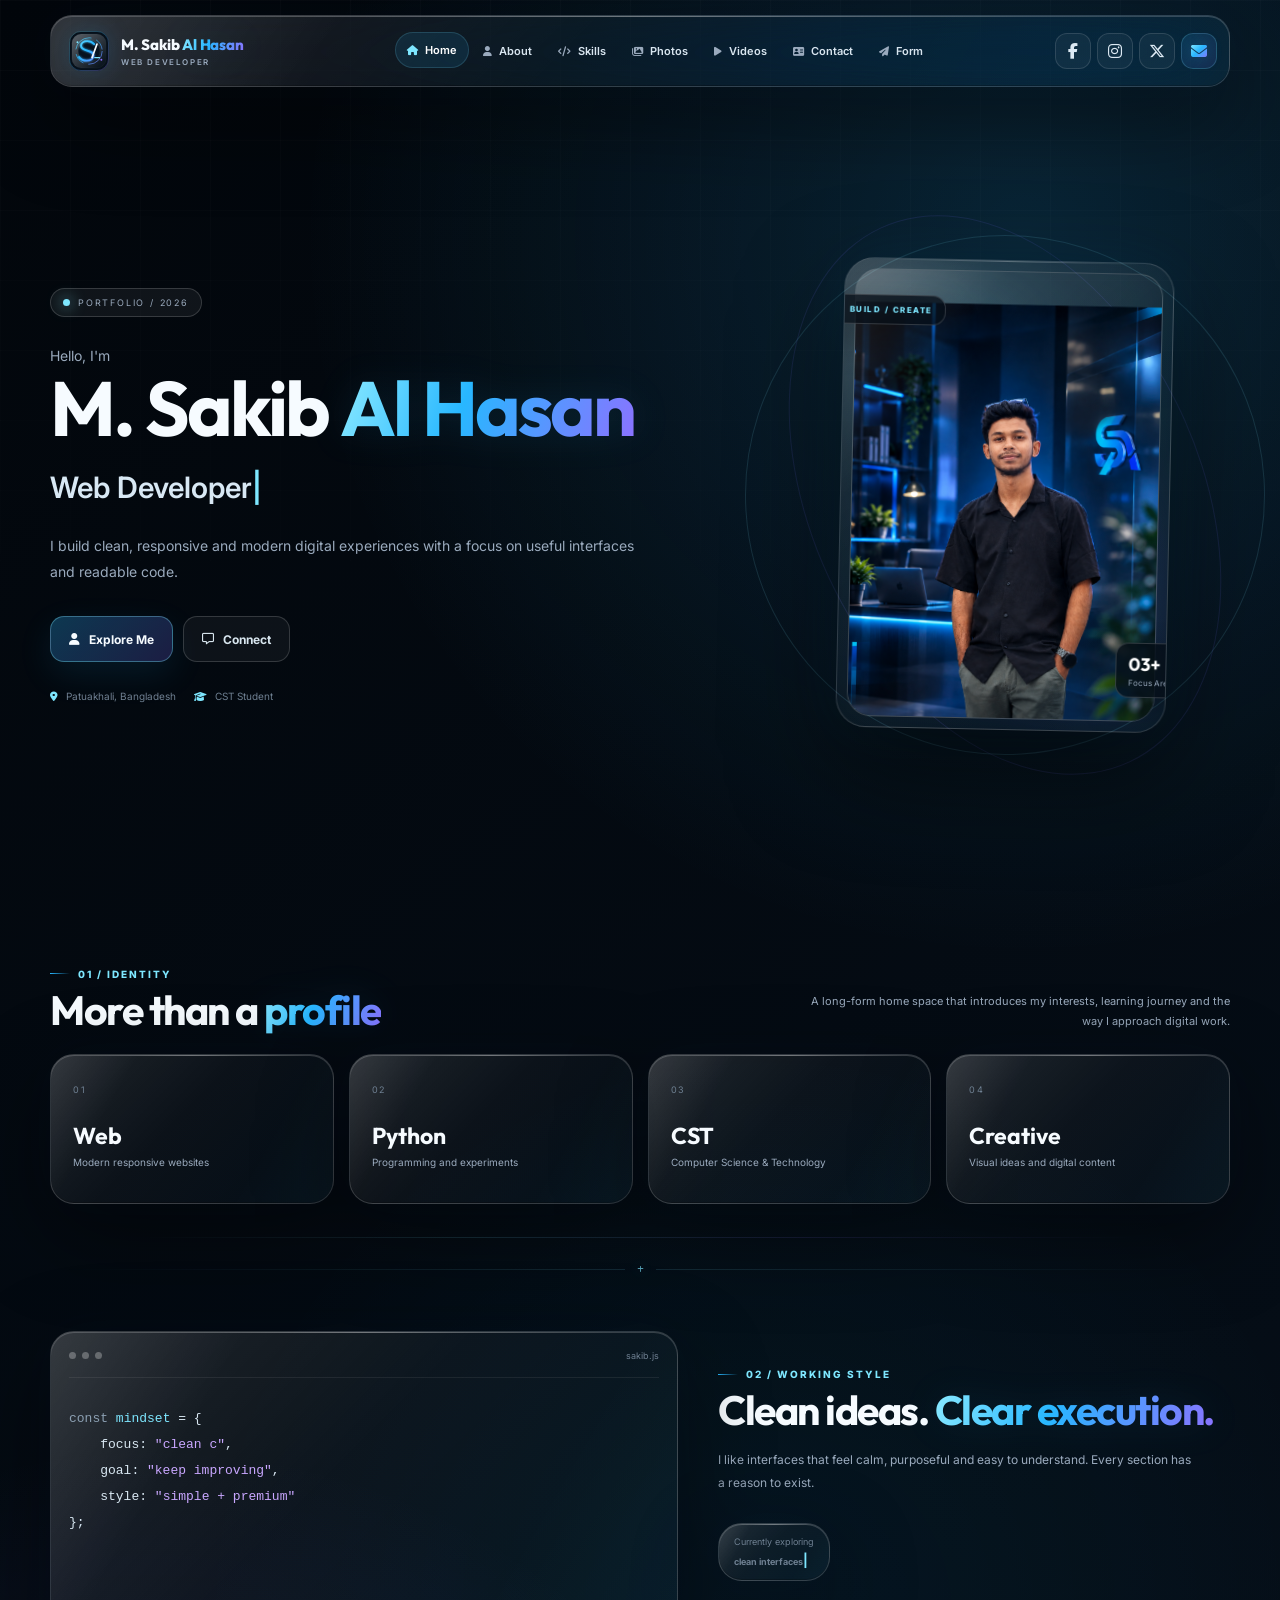
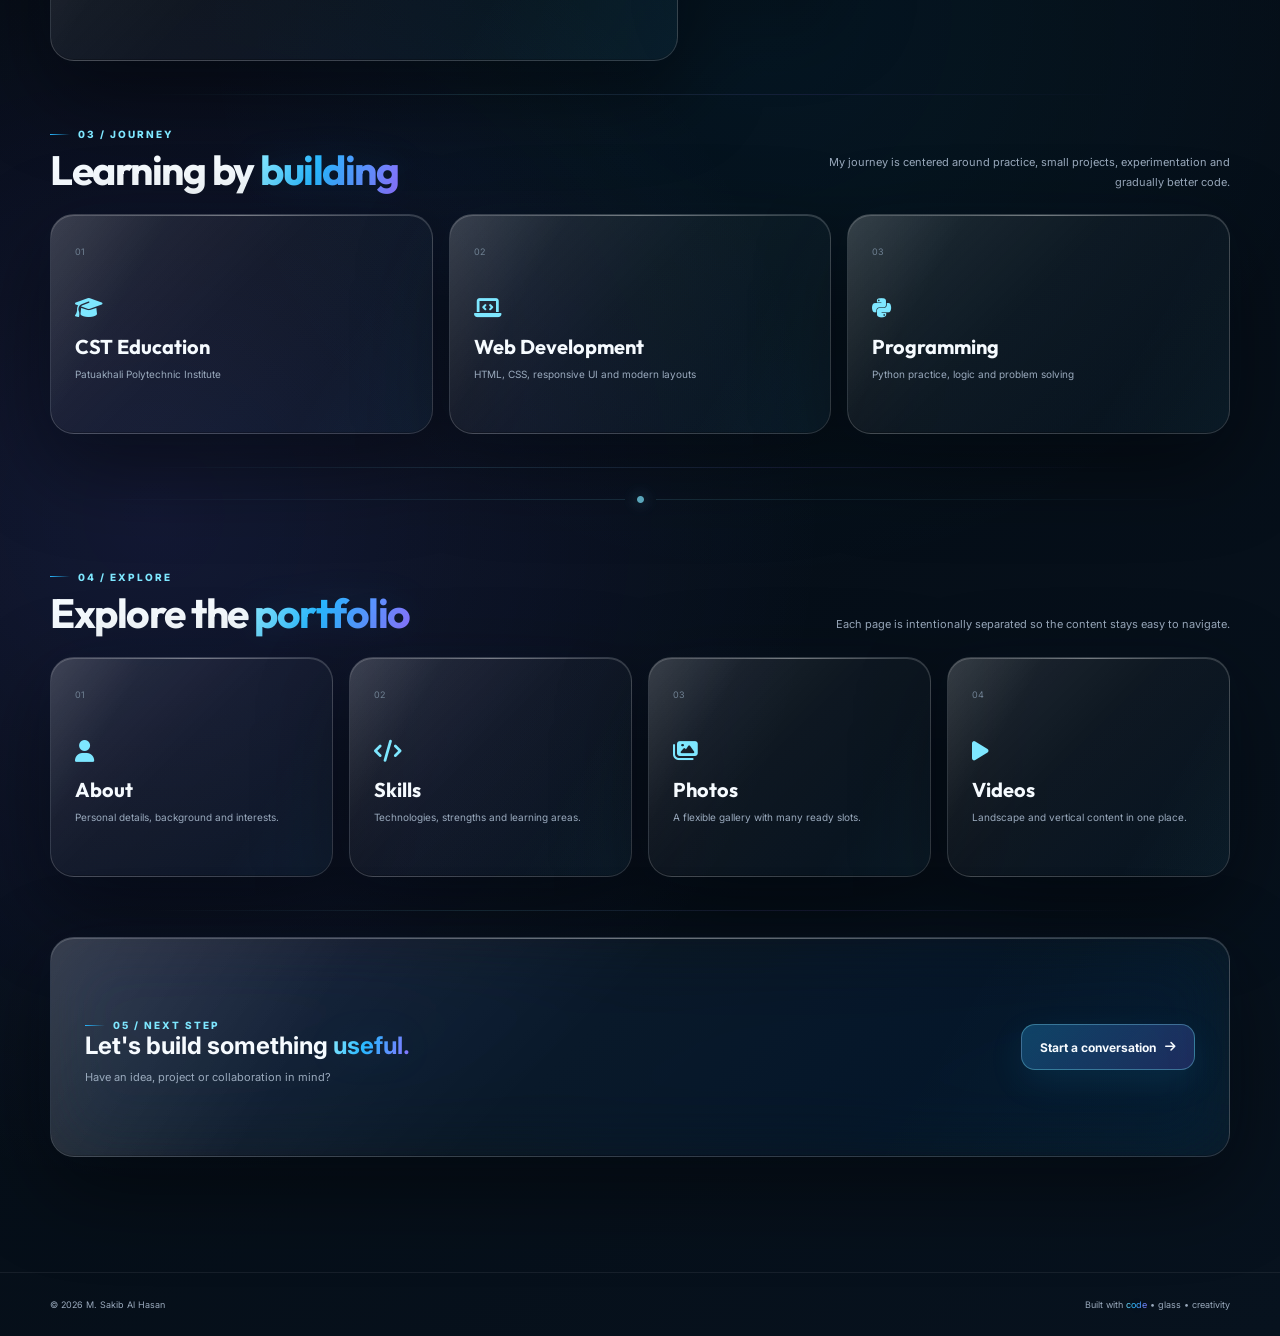
<file: index.html>
<!DOCTYPE html>
<html lang="en">
<head>
    <meta charset="UTF-8">
    <meta name="viewport" content="width=device-width, initial-scale=1.0">
    <title>Home | M. Sakib Al Hasan</title>
    <link rel="icon" type="image/svg+xml" href="assets/favicon.svg">
    <link rel="stylesheet" href="https://cdnjs.cloudflare.com/ajax/libs/font-awesome/6.5.2/css/all.min.css">
    <link rel="stylesheet" href="style.css">
</head>
<body>

<header class="nav-wrapper">
    <nav class="navbar glass container">
        <a href="index.html" class="logo-link" aria-label="M. Sakib Al Hasan Home">
            <img src="assets/logo.svg" alt="Sakib Logo" class="logo-image">
            <div>
                <div class="logo-name">M. Sakib <span>Al Hasan</span></div>
                <span class="logo-role">Web Developer</span>
            </div>
        </a>

        <div class="nav-links">

                <a href="index.html" class="active">
                    <i class="fa-solid fa-house"></i>
                    <span>Home</span>
                </a>

                <a href="about.html" class="">
                    <i class="fa-solid fa-user"></i>
                    <span>About</span>
                </a>

                <a href="skills.html" class="">
                    <i class="fa-solid fa-code"></i>
                    <span>Skills</span>
                </a>

                <a href="photos.html" class="">
                    <i class="fa-solid fa-images"></i>
                    <span>Photos</span>
                </a>

                <a href="videos.html" class="">
                    <i class="fa-solid fa-play"></i>
                    <span>Videos</span>
                </a>

                <a href="contact.html" class="">
                    <i class="fa-solid fa-address-card"></i>
                    <span>Contact</span>
                </a>

                <a href="form.html" class="">
                    <i class="fa-solid fa-paper-plane"></i>
                    <span>Form</span>
                </a>

        </div>

        <div class="nav-actions">
            <a href="https://facebook.com/" target="_blank" rel="noopener" class="nav-action" aria-label="Facebook">
                <i class="fa-brands fa-facebook-f"></i>
            </a>
            <a href="https://instagram.com/" target="_blank" rel="noopener" class="nav-action" aria-label="Instagram">
                <i class="fa-brands fa-instagram"></i>
            </a>
            <a href="https://x.com/" target="_blank" rel="noopener" class="nav-action" aria-label="Twitter / X">
                <i class="fa-brands fa-x-twitter"></i>
            </a>
            <a href="mailto:your-email@example.com" class="nav-action nav-email" aria-label="Email">
                <i class="fa-solid fa-envelope"></i>
            </a>
        </div>

        <button class="menu-button" type="button" aria-label="Open navigation" aria-expanded="false" onclick="const m=this.closest(\'.navbar\').querySelector(\'.nav-links\'); const o=m.classList.toggle(\'show\'); this.setAttribute(\'aria-expanded\', o);">
            <i class="fa-solid fa-bars"></i>
        </button>
    </nav>
</header>

<main>
    <div class="container">

        <section class="hero">
            <div class="hero-copy reveal">
                <div class="eyebrow glass-chip">
                    <span class="status-dot"></span>
                    PORTFOLIO / 2026
                </div>

                <p class="hero-overline">Hello, I'm</p>

                <h1>
                    M. Sakib
                    <span class="blue-text">Al Hasan</span>
                </h1>

                <h2 class="typing-line">
                    <span id="typing-text"></span><span class="typing-cursor">|</span>
                </h2>

                <p class="hero-text">
                    I build clean, responsive and modern digital experiences
                    with a focus on useful interfaces and readable code.
                </p>

                <div class="hero-buttons">
                    <a href="about.html" class="btn btn-primary">
                        <i class="fa-solid fa-user"></i>
                        Explore Me
                    </a>
                    <a href="contact.html" class="btn btn-ghost">
                        <i class="fa-regular fa-message"></i>
                        Connect
                    </a>
                </div>

                <div class="hero-mini-row">
                    <span><i class="fa-solid fa-location-dot"></i> Patuakhali, Bangladesh</span>
                    <span><i class="fa-solid fa-graduation-cap"></i> CST Student</span>
                </div>
            </div>

            <div class="profile-stage reveal">
                <div class="profile-orbit orbit-one"></div>
                <div class="profile-orbit orbit-two"></div>

                <div class="profile-visual glass">
                    <div class="profile-backdrop"></div>
                    <div class="profile-photo-frame">
                        <img src="assets/profile-cutout.png" alt="M. Sakib Al Hasan">
                        <div class="photo-shine"></div>
                    </div>

                    <div class="profile-badge badge-top">
                        <i class="fa-solid fa-code"></i>
                        <span>BUILD / CREATE</span>
                    </div>

                    <div class="profile-badge badge-bottom">
                        <strong>03+</strong>
                        <span>Focus Areas</span>
                    </div>
                </div>
            </div>
        </section>

        <section class="home-section reveal">
            <div class="section-heading">
                <div>
                    <span class="section-kicker">01 / IDENTITY</span>
                    <h2>More than a <span class="blue-text">profile</span></h2>
                </div>
                <p>
                    A long-form home space that introduces my interests,
                    learning journey and the way I approach digital work.
                </p>
            </div>

            <div class="home-stat-grid">
                <div class="home-stat glass">
                    <span class="stat-number">01</span>
                    <strong>Web</strong>
                    <p>Modern responsive websites</p>
                </div>
                <div class="home-stat glass">
                    <span class="stat-number">02</span>
                    <strong>Python</strong>
                    <p>Programming and experiments</p>
                </div>
                <div class="home-stat glass">
                    <span class="stat-number">03</span>
                    <strong>CST</strong>
                    <p>Computer Science & Technology</p>
                </div>
                <div class="home-stat glass">
                    <span class="stat-number">04</span>
                    <strong>Creative</strong>
                    <p>Visual ideas and digital content</p>
                </div>
            </div>
        </section>

        <div class="section-divider"><span></span><i class="fa-solid fa-plus"></i><span></span></div>

        <section class="home-section split-section reveal">
            <div class="code-window glass">
                <div class="window-bar">
                    <span></span><span></span><span></span>
                    <small>sakib.js</small>
                </div>
                <pre><code><span class="code-muted">const</span> <span class="code-key">mindset</span> = {
    focus: <span class="code-string">"<span id="home-code-text"></span>"</span>,
    goal: <span class="code-string">"keep improving"</span>,
    style: <span class="code-string">"simple + premium"</span>
};</code></pre>
            </div>

            <div class="feature-copy">
                <span class="section-kicker">02 / WORKING STYLE</span>
                <h2>Clean ideas. <span class="blue-text">Clear execution.</span></h2>
                <p>
                    I like interfaces that feel calm, purposeful and easy to
                    understand. Every section has a reason to exist.
                </p>

                <div class="typing-panel glass">
                    <span>Currently exploring</span>
                    <strong><span id="home-typing-extra"></span><span class="typing-cursor">|</span></strong>
                </div>
            </div>
        </section>

        <section class="home-section reveal">
            <div class="section-heading">
                <div>
                    <span class="section-kicker">03 / JOURNEY</span>
                    <h2>Learning by <span class="blue-text">building</span></h2>
                </div>
                <p>
                    My journey is centered around practice, small projects,
                    experimentation and gradually better code.
                </p>
            </div>

            <div class="journey-grid">
                <div class="journey-card glass">
                    <span>01</span>
                    <i class="fa-solid fa-graduation-cap"></i>
                    <h3>CST Education</h3>
                    <p>Patuakhali Polytechnic Institute</p>
                </div>
                <div class="journey-card glass">
                    <span>02</span>
                    <i class="fa-solid fa-laptop-code"></i>
                    <h3>Web Development</h3>
                    <p>HTML, CSS, responsive UI and modern layouts</p>
                </div>
                <div class="journey-card glass">
                    <span>03</span>
                    <i class="fa-brands fa-python"></i>
                    <h3>Programming</h3>
                    <p>Python practice, logic and problem solving</p>
                </div>
            </div>
        </section>

        <div class="section-divider"><span></span><i class="fa-solid fa-circle"></i><span></span></div>

        <section class="home-section reveal">
            <div class="section-heading">
                <div>
                    <span class="section-kicker">04 / EXPLORE</span>
                    <h2>Explore the <span class="blue-text">portfolio</span></h2>
                </div>
                <p>Each page is intentionally separated so the content stays easy to navigate.</p>
            </div>

            <div class="explore-grid">
                <a href="about.html" class="explore-card glass">
                    <span>01</span><i class="fa-solid fa-user"></i>
                    <h3>About</h3><p>Personal details, background and interests.</p>
                </a>
                <a href="skills.html" class="explore-card glass">
                    <span>02</span><i class="fa-solid fa-code"></i>
                    <h3>Skills</h3><p>Technologies, strengths and learning areas.</p>
                </a>
                <a href="photos.html" class="explore-card glass">
                    <span>03</span><i class="fa-solid fa-images"></i>
                    <h3>Photos</h3><p>A flexible gallery with many ready slots.</p>
                </a>
                <a href="videos.html" class="explore-card glass">
                    <span>04</span><i class="fa-solid fa-play"></i>
                    <h3>Videos</h3><p>Landscape and vertical content in one place.</p>
                </a>
            </div>
        </section>

        <section class="home-cta glass reveal">
            <div>
                <span class="section-kicker">05 / NEXT STEP</span>
                <h2>Let's build something <span class="blue-text">useful.</span></h2>
                <p>Have an idea, project or collaboration in mind?</p>
            </div>
            <a href="form.html" class="btn btn-primary">
                Start a conversation <i class="fa-solid fa-arrow-right"></i>
            </a>
        </section>

    </div>
</main>
<footer class="footer">
    <div class="container footer-inner">
        <span>© 2026 M. Sakib Al Hasan</span>
        <span>Built with <span class="blue-text">code</span> • glass • creativity</span>
    </div>
</footer>
<script src="script.js"></script>
</body>
</html>
</file>
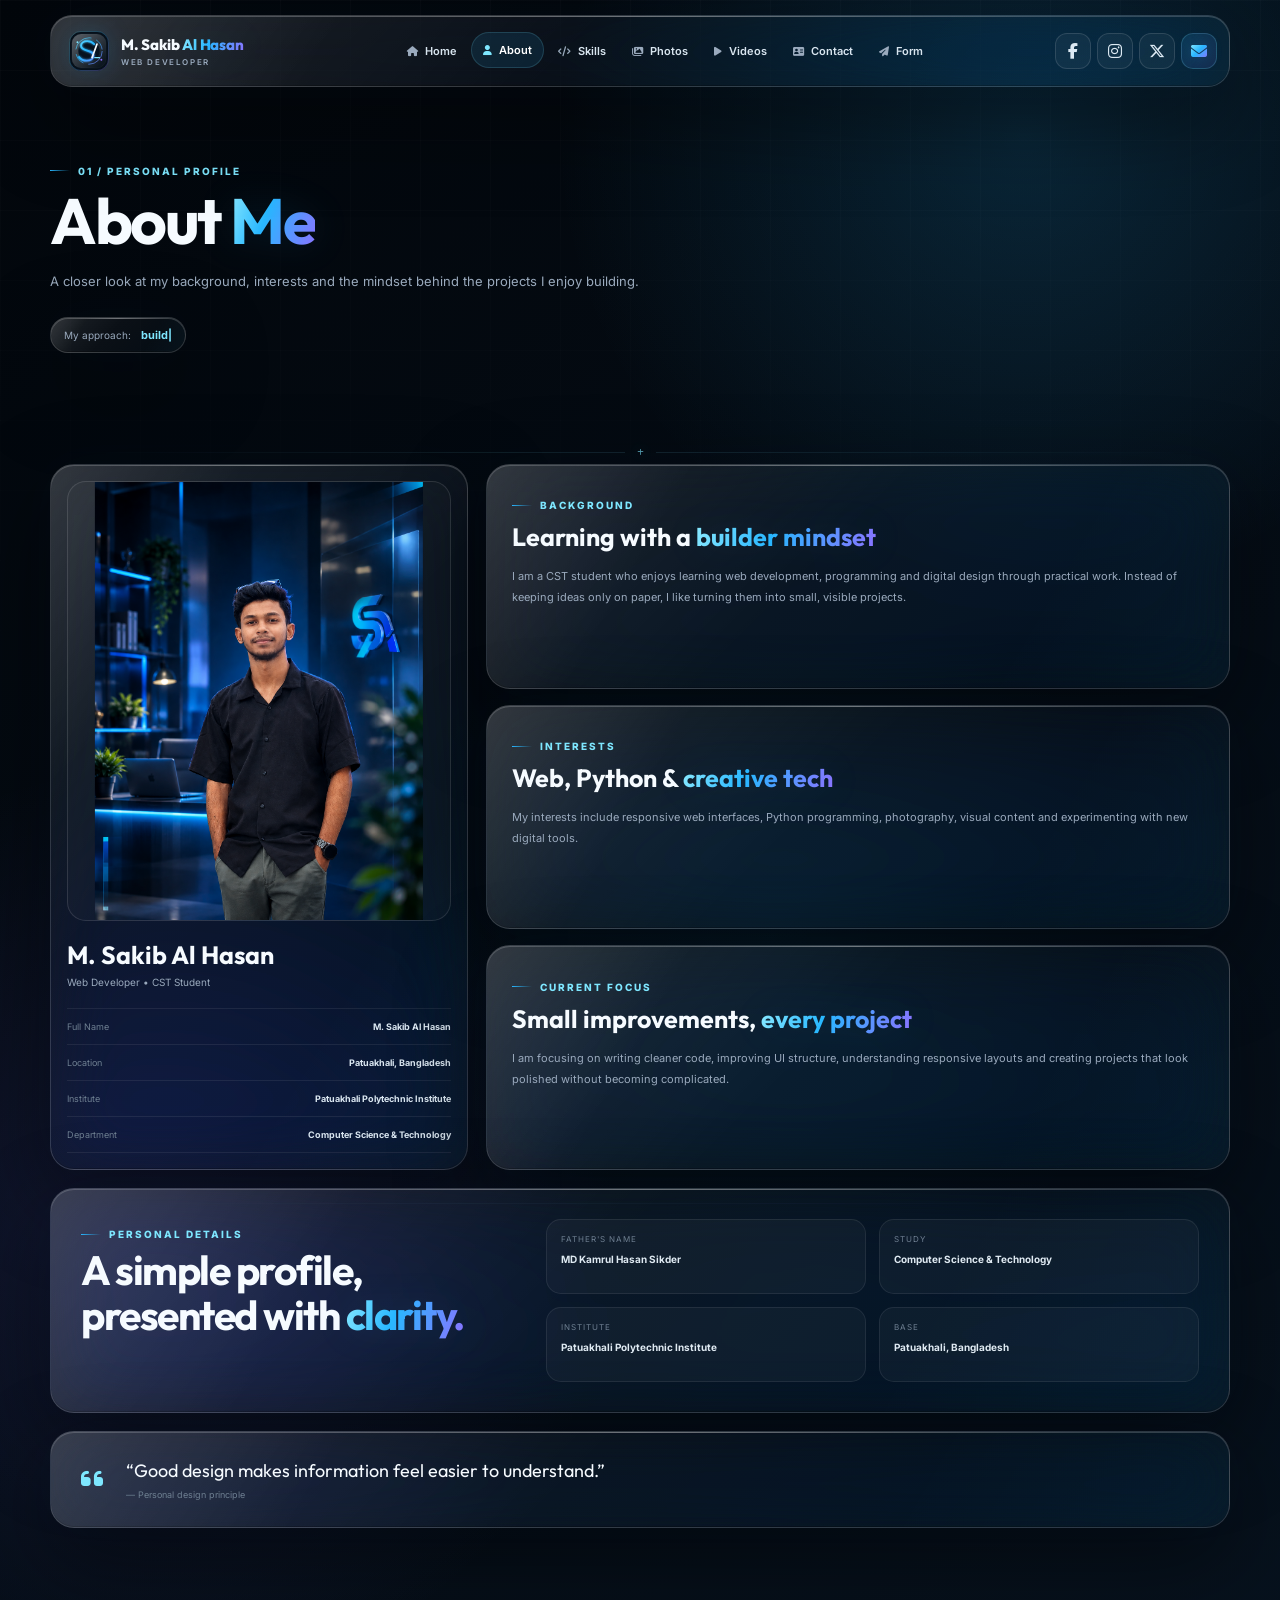
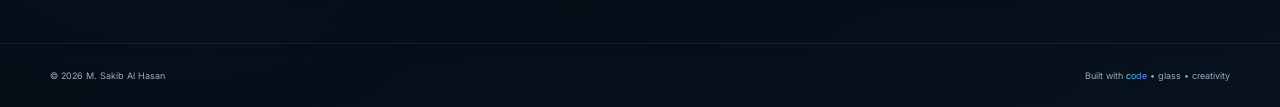
<file: about.html>
<!DOCTYPE html>
<html lang="en">
<head>
    <meta charset="UTF-8">
    <meta name="viewport" content="width=device-width, initial-scale=1.0">
    <title>About | M. Sakib Al Hasan</title>
    <link rel="icon" type="image/svg+xml" href="assets/favicon.svg">
    <link rel="stylesheet" href="https://cdnjs.cloudflare.com/ajax/libs/font-awesome/6.5.2/css/all.min.css">
    <link rel="stylesheet" href="style.css">
</head>
<body>

<header class="nav-wrapper">
    <nav class="navbar glass container">
        <a href="index.html" class="logo-link" aria-label="M. Sakib Al Hasan Home">
            <img src="assets/logo.svg" alt="Sakib Logo" class="logo-image">
            <div>
                <div class="logo-name">M. Sakib <span>Al Hasan</span></div>
                <span class="logo-role">Web Developer</span>
            </div>
        </a>

        <div class="nav-links">

                <a href="index.html" class="">
                    <i class="fa-solid fa-house"></i>
                    <span>Home</span>
                </a>

                <a href="about.html" class="active">
                    <i class="fa-solid fa-user"></i>
                    <span>About</span>
                </a>

                <a href="skills.html" class="">
                    <i class="fa-solid fa-code"></i>
                    <span>Skills</span>
                </a>

                <a href="photos.html" class="">
                    <i class="fa-solid fa-images"></i>
                    <span>Photos</span>
                </a>

                <a href="videos.html" class="">
                    <i class="fa-solid fa-play"></i>
                    <span>Videos</span>
                </a>

                <a href="contact.html" class="">
                    <i class="fa-solid fa-address-card"></i>
                    <span>Contact</span>
                </a>

                <a href="form.html" class="">
                    <i class="fa-solid fa-paper-plane"></i>
                    <span>Form</span>
                </a>

        </div>

        <div class="nav-actions">
            <a href="https://facebook.com/" target="_blank" rel="noopener" class="nav-action" aria-label="Facebook">
                <i class="fa-brands fa-facebook-f"></i>
            </a>
            <a href="https://instagram.com/" target="_blank" rel="noopener" class="nav-action" aria-label="Instagram">
                <i class="fa-brands fa-instagram"></i>
            </a>
            <a href="https://x.com/" target="_blank" rel="noopener" class="nav-action" aria-label="Twitter / X">
                <i class="fa-brands fa-x-twitter"></i>
            </a>
            <a href="mailto:your-email@example.com" class="nav-action nav-email" aria-label="Email">
                <i class="fa-solid fa-envelope"></i>
            </a>
        </div>

        <button class="menu-button" type="button" aria-label="Open navigation" aria-expanded="false" onclick="const m=this.closest(\'.navbar\').querySelector(\'.nav-links\'); const o=m.classList.toggle(\'show\'); this.setAttribute(\'aria-expanded\', o);">
            <i class="fa-solid fa-bars"></i>
        </button>
    </nav>
</header>

<main>
    <div class="container">

        <section class="page-header reveal">
            <span class="section-kicker">01 / PERSONAL PROFILE</span>
            <h1>About <span class="blue-text">Me</span></h1>
            <p>
                A closer look at my background, interests and the mindset
                behind the projects I enjoy building.
            </p>
            <div class="header-typing glass">
                <span>My approach:</span>
                <strong><span id="about-typing"></span><span class="typing-cursor">|</span></strong>
            </div>
        </section>

        <div class="section-divider"><span></span><i class="fa-solid fa-plus"></i><span></span></div>

        <section class="about-layout">
            <div class="profile-card glass reveal">
                <div class="about-photo-wrap">
                    <img src="assets/profile-cutout.png" alt="M. Sakib Al Hasan" class="about-photo">
                </div>
                <h2 class="card-title">M. Sakib Al Hasan</h2>
                <p class="card-text">Web Developer • CST Student</p>

                <div class="info-list">
                    <div class="info-row"><span>Full Name</span><strong>M. Sakib Al Hasan</strong></div>
                    <div class="info-row"><span>Location</span><strong>Patuakhali, Bangladesh</strong></div>
                    <div class="info-row"><span>Institute</span><strong>Patuakhali Polytechnic Institute</strong></div>
                    <div class="info-row"><span>Department</span><strong>Computer Science & Technology</strong></div>
                </div>
            </div>

            <div class="about-story">
                <article class="story-card glass reveal">
                    <span class="section-kicker">BACKGROUND</span>
                    <h2>Learning with a <span class="blue-text">builder mindset</span></h2>
                    <p>
                        I am a CST student who enjoys learning web development,
                        programming and digital design through practical work.
                        Instead of keeping ideas only on paper, I like turning
                        them into small, visible projects.
                    </p>
                </article>

                <article class="story-card glass reveal">
                    <span class="section-kicker">INTERESTS</span>
                    <h2>Web, Python & <span class="blue-text">creative tech</span></h2>
                    <p>
                        My interests include responsive web interfaces, Python
                        programming, photography, visual content and experimenting
                        with new digital tools.
                    </p>
                </article>

                <article class="story-card glass reveal">
                    <span class="section-kicker">CURRENT FOCUS</span>
                    <h2>Small improvements, <span class="blue-text">every project</span></h2>
                    <p>
                        I am focusing on writing cleaner code, improving UI
                        structure, understanding responsive layouts and creating
                        projects that look polished without becoming complicated.
                    </p>
                </article>
            </div>
        </section>

        <section class="long-panel glass reveal">
            <div>
                <span class="section-kicker">PERSONAL DETAILS</span>
                <h2>A simple profile, presented with <span class="blue-text">clarity.</span></h2>
            </div>
            <div class="detail-columns">
                <div><span>Father's Name</span><strong>MD Kamrul Hasan Sikder</strong></div>
                <div><span>Study</span><strong>Computer Science & Technology</strong></div>
                <div><span>Institute</span><strong>Patuakhali Polytechnic Institute</strong></div>
                <div><span>Base</span><strong>Patuakhali, Bangladesh</strong></div>
            </div>
        </section>

        <section class="quote-panel glass reveal">
            <i class="fa-solid fa-quote-left"></i>
            <div>
                <p>“Good design makes information feel easier to understand.”</p>
                <span>— Personal design principle</span>
            </div>
        </section>

    </div>
</main>
<footer class="footer">
    <div class="container footer-inner">
        <span>© 2026 M. Sakib Al Hasan</span>
        <span>Built with <span class="blue-text">code</span> • glass • creativity</span>
    </div>
</footer>
<script src="script.js"></script>
</body>
</html>
</file>
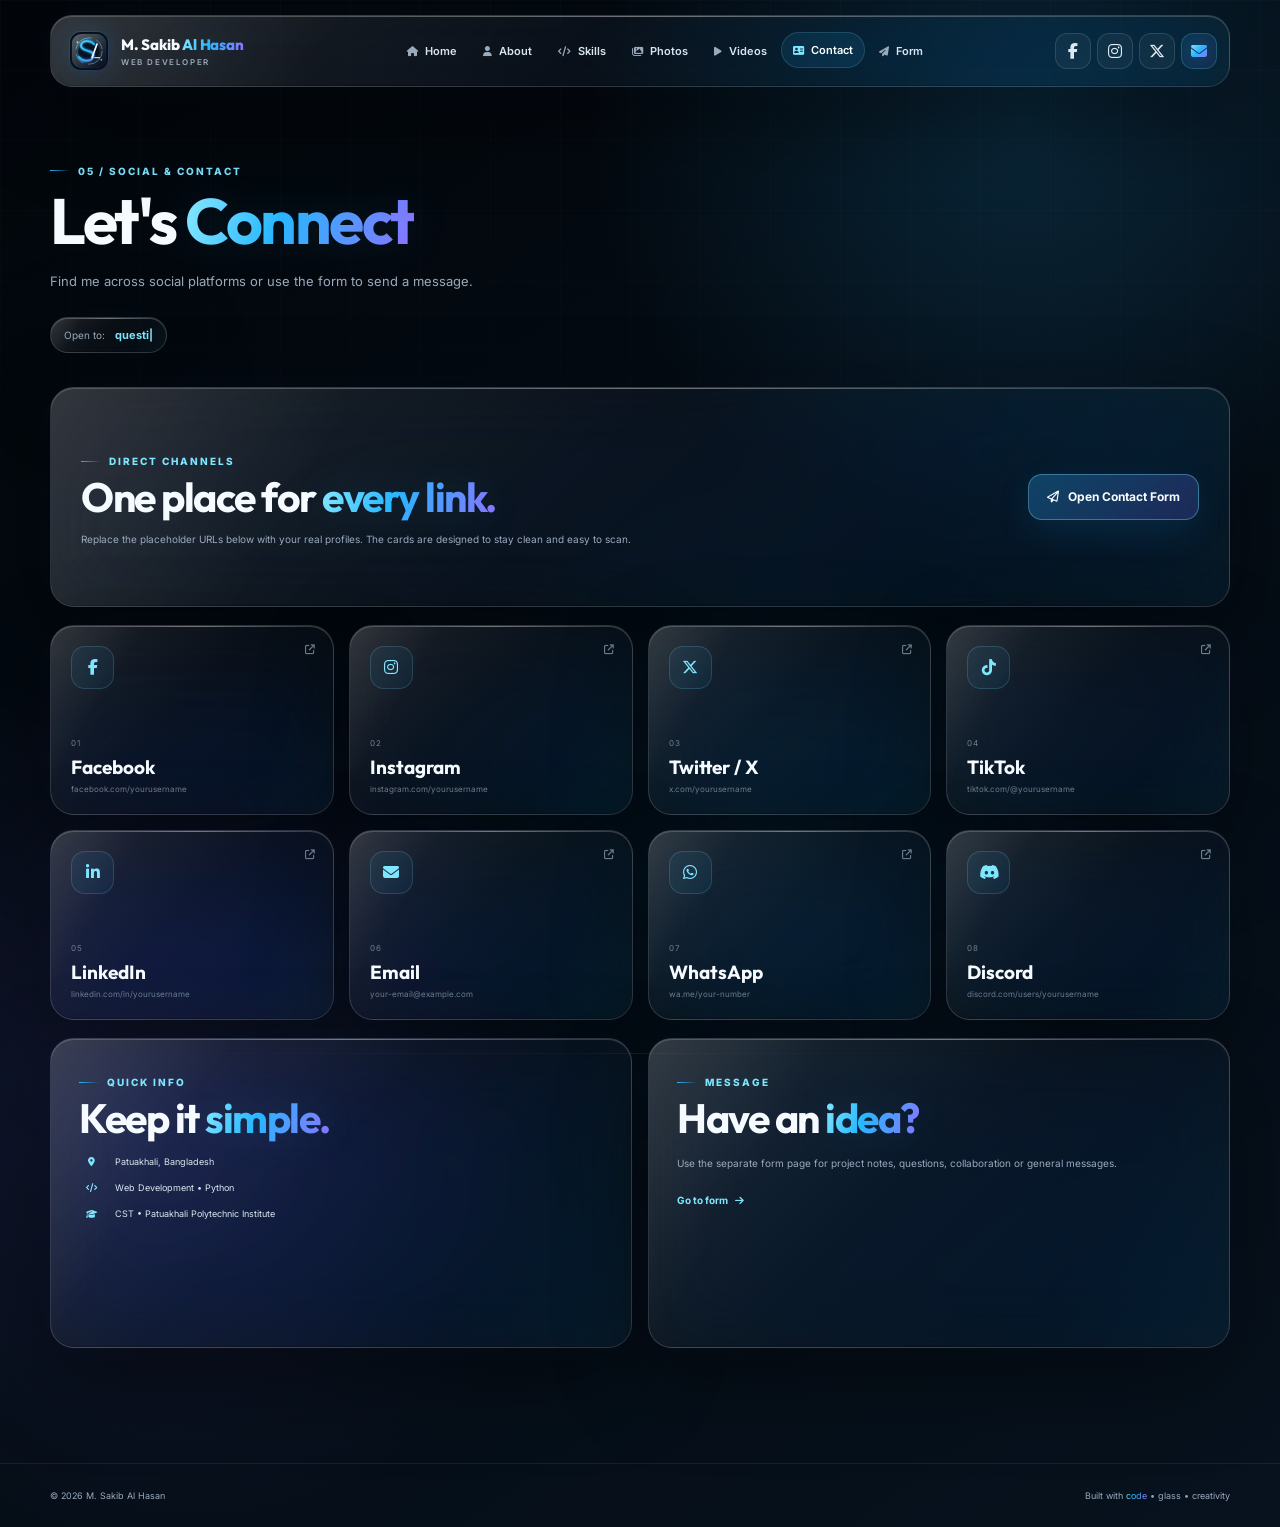
<file: contact.html>
<!DOCTYPE html>
<html lang="en">
<head>
    <meta charset="UTF-8">
    <meta name="viewport" content="width=device-width, initial-scale=1.0">
    <title>Contact | M. Sakib Al Hasan</title>
    <link rel="icon" type="image/svg+xml" href="assets/favicon.svg">
    <link rel="stylesheet" href="https://cdnjs.cloudflare.com/ajax/libs/font-awesome/6.5.2/css/all.min.css">
    <link rel="stylesheet" href="style.css">
</head>
<body>

<header class="nav-wrapper">
    <nav class="navbar glass container">
        <a href="index.html" class="logo-link" aria-label="M. Sakib Al Hasan Home">
            <img src="assets/logo.svg" alt="Sakib Logo" class="logo-image">
            <div>
                <div class="logo-name">M. Sakib <span>Al Hasan</span></div>
                <span class="logo-role">Web Developer</span>
            </div>
        </a>

        <div class="nav-links">

                <a href="index.html" class="">
                    <i class="fa-solid fa-house"></i>
                    <span>Home</span>
                </a>

                <a href="about.html" class="">
                    <i class="fa-solid fa-user"></i>
                    <span>About</span>
                </a>

                <a href="skills.html" class="">
                    <i class="fa-solid fa-code"></i>
                    <span>Skills</span>
                </a>

                <a href="photos.html" class="">
                    <i class="fa-solid fa-images"></i>
                    <span>Photos</span>
                </a>

                <a href="videos.html" class="">
                    <i class="fa-solid fa-play"></i>
                    <span>Videos</span>
                </a>

                <a href="contact.html" class="active">
                    <i class="fa-solid fa-address-card"></i>
                    <span>Contact</span>
                </a>

                <a href="form.html" class="">
                    <i class="fa-solid fa-paper-plane"></i>
                    <span>Form</span>
                </a>

        </div>

        <div class="nav-actions">
            <a href="https://facebook.com/" target="_blank" rel="noopener" class="nav-action" aria-label="Facebook">
                <i class="fa-brands fa-facebook-f"></i>
            </a>
            <a href="https://instagram.com/" target="_blank" rel="noopener" class="nav-action" aria-label="Instagram">
                <i class="fa-brands fa-instagram"></i>
            </a>
            <a href="https://x.com/" target="_blank" rel="noopener" class="nav-action" aria-label="Twitter / X">
                <i class="fa-brands fa-x-twitter"></i>
            </a>
            <a href="mailto:your-email@example.com" class="nav-action nav-email" aria-label="Email">
                <i class="fa-solid fa-envelope"></i>
            </a>
        </div>

        <button class="menu-button" type="button" aria-label="Open navigation" aria-expanded="false" onclick="const m=this.closest(\'.navbar\').querySelector(\'.nav-links\'); const o=m.classList.toggle(\'show\'); this.setAttribute(\'aria-expanded\', o);">
            <i class="fa-solid fa-bars"></i>
        </button>
    </nav>
</header>

<main>
    <div class="container">
        <section class="page-header reveal">
            <span class="section-kicker">05 / SOCIAL & CONTACT</span>
            <h1>Let's <span class="blue-text">Connect</span></h1>
            <p>
                Find me across social platforms or use the form to send a message.
            </p>
            <div class="header-typing glass">
                <span>Open to:</span>
                <strong><span id="contact-typing"></span><span class="typing-cursor">|</span></strong>
            </div>
        </section>

        <section class="contact-hero glass reveal">
            <div>
                <span class="section-kicker">DIRECT CHANNELS</span>
                <h2>One place for <span class="blue-text">every link.</span></h2>
                <p>
                    Replace the placeholder URLs below with your real profiles.
                    The cards are designed to stay clean and easy to scan.
                </p>
            </div>
            <a href="form.html" class="btn btn-primary">
                <i class="fa-regular fa-paper-plane"></i> Open Contact Form
            </a>
        </section>

        <section class="social-grid contact-social-grid">
            <a href="https://facebook.com/" target="_blank" rel="noopener" class="social-card glass reveal">
                <div class="social-big-icon"><i class="fa-brands fa-facebook-f"></i></div>
                <div><span class="card-index">01</span><h3>Facebook</h3><p>facebook.com/yourusername</p></div>
                <i class="fa-solid fa-arrow-up-right-from-square card-arrow"></i>
            </a>
            <a href="https://instagram.com/" target="_blank" rel="noopener" class="social-card glass reveal">
                <div class="social-big-icon"><i class="fa-brands fa-instagram"></i></div>
                <div><span class="card-index">02</span><h3>Instagram</h3><p>instagram.com/yourusername</p></div>
                <i class="fa-solid fa-arrow-up-right-from-square card-arrow"></i>
            </a>
            <a href="https://x.com/" target="_blank" rel="noopener" class="social-card glass reveal">
                <div class="social-big-icon"><i class="fa-brands fa-x-twitter"></i></div>
                <div><span class="card-index">03</span><h3>Twitter / X</h3><p>x.com/yourusername</p></div>
                <i class="fa-solid fa-arrow-up-right-from-square card-arrow"></i>
            </a>
            <a href="https://tiktok.com/" target="_blank" rel="noopener" class="social-card glass reveal">
                <div class="social-big-icon"><i class="fa-brands fa-tiktok"></i></div>
                <div><span class="card-index">04</span><h3>TikTok</h3><p>tiktok.com/@yourusername</p></div>
                <i class="fa-solid fa-arrow-up-right-from-square card-arrow"></i>
            </a>
            <a href="https://linkedin.com/" target="_blank" rel="noopener" class="social-card glass reveal">
                <div class="social-big-icon"><i class="fa-brands fa-linkedin-in"></i></div>
                <div><span class="card-index">05</span><h3>LinkedIn</h3><p>linkedin.com/in/yourusername</p></div>
                <i class="fa-solid fa-arrow-up-right-from-square card-arrow"></i>
            </a>
            <a href="mailto:your-email@example.com" class="social-card glass reveal">
                <div class="social-big-icon"><i class="fa-solid fa-envelope"></i></div>
                <div><span class="card-index">06</span><h3>Email</h3><p>your-email@example.com</p></div>
                <i class="fa-solid fa-arrow-up-right-from-square card-arrow"></i>
            </a>
            <a href="https://wa.me/" target="_blank" rel="noopener" class="social-card glass reveal">
                <div class="social-big-icon"><i class="fa-brands fa-whatsapp"></i></div>
                <div><span class="card-index">07</span><h3>WhatsApp</h3><p>wa.me/your-number</p></div>
                <i class="fa-solid fa-arrow-up-right-from-square card-arrow"></i>
            </a>
            <a href="https://discord.com/" target="_blank" rel="noopener" class="social-card glass reveal">
                <div class="social-big-icon"><i class="fa-brands fa-discord"></i></div>
                <div><span class="card-index">08</span><h3>Discord</h3><p>discord.com/users/yourusername</p></div>
                <i class="fa-solid fa-arrow-up-right-from-square card-arrow"></i>
            </a>
        </section>

        <section class="contact-bottom-grid">
            <article class="contact-info glass reveal">
                <span class="section-kicker">QUICK INFO</span>
                <h2>Keep it <span class="blue-text">simple.</span></h2>
                <div class="contact-line"><i class="fa-solid fa-location-dot"></i><span>Patuakhali, Bangladesh</span></div>
                <div class="contact-line"><i class="fa-solid fa-code"></i><span>Web Development • Python</span></div>
                <div class="contact-line"><i class="fa-solid fa-graduation-cap"></i><span>CST • Patuakhali Polytechnic Institute</span></div>
            </article>

            <article class="contact-info glass reveal">
                <span class="section-kicker">MESSAGE</span>
                <h2>Have an <span class="blue-text">idea?</span></h2>
                <p>
                    Use the separate form page for project notes, questions,
                    collaboration or general messages.
                </p>
                <a href="form.html" class="text-link">Go to form <i class="fa-solid fa-arrow-right"></i></a>
            </article>
        </section>
    </div>
</main>
<footer class="footer">
    <div class="container footer-inner">
        <span>© 2026 M. Sakib Al Hasan</span>
        <span>Built with <span class="blue-text">code</span> • glass • creativity</span>
    </div>
</footer>
<script src="script.js"></script>
</body>
</html>
</file>
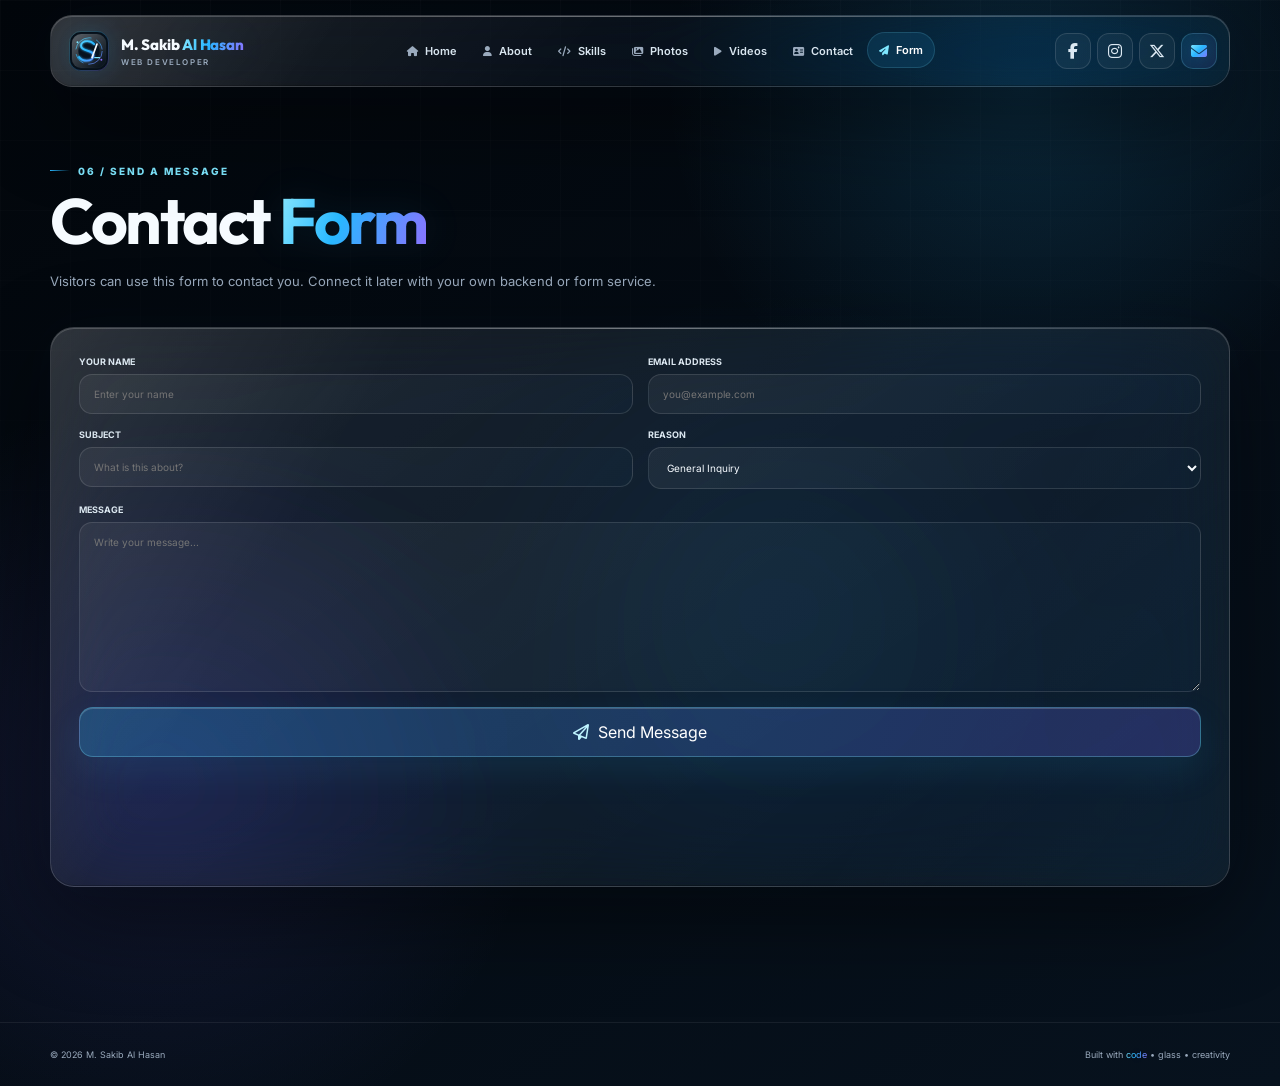
<file: form.html>
<!DOCTYPE html>
<html lang="en">

<head>

    <meta charset="UTF-8">

    <meta
        name="viewport"
        content="width=device-width, initial-scale=1.0"
    >

    <title>Contact Form | M. Sakib Al Hasan</title>

    <link
        rel="icon"
        type="image/svg+xml"
        href="assets/favicon.svg"
    >

    <link
        rel="stylesheet"
        href="https://cdnjs.cloudflare.com/ajax/libs/font-awesome/6.5.2/css/all.min.css"
    >

    <link rel="stylesheet" href="style.css">

</head>

<body>

    <!-- =========================
         NAVIGATION BAR
         ========================= -->

    
<header class="nav-wrapper">
    <nav class="navbar glass container">
        <a href="index.html" class="logo-link" aria-label="M. Sakib Al Hasan Home">
            <img src="assets/logo.svg" alt="Sakib Logo" class="logo-image">
            <div>
                <div class="logo-name">M. Sakib <span>Al Hasan</span></div>
                <span class="logo-role">Web Developer</span>
            </div>
        </a>

        <div class="nav-links">

                <a href="index.html" class="">
                    <i class="fa-solid fa-house"></i>
                    <span>Home</span>
                </a>

                <a href="about.html" class="">
                    <i class="fa-solid fa-user"></i>
                    <span>About</span>
                </a>

                <a href="skills.html" class="">
                    <i class="fa-solid fa-code"></i>
                    <span>Skills</span>
                </a>

                <a href="photos.html" class="">
                    <i class="fa-solid fa-images"></i>
                    <span>Photos</span>
                </a>

                <a href="videos.html" class="">
                    <i class="fa-solid fa-play"></i>
                    <span>Videos</span>
                </a>

                <a href="contact.html" class="">
                    <i class="fa-solid fa-address-card"></i>
                    <span>Contact</span>
                </a>

                <a href="form.html" class="active">
                    <i class="fa-solid fa-paper-plane"></i>
                    <span>Form</span>
                </a>

        </div>

        <div class="nav-actions">
            <a href="https://facebook.com/" target="_blank" rel="noopener" class="nav-action" aria-label="Facebook">
                <i class="fa-brands fa-facebook-f"></i>
            </a>
            <a href="https://instagram.com/" target="_blank" rel="noopener" class="nav-action" aria-label="Instagram">
                <i class="fa-brands fa-instagram"></i>
            </a>
            <a href="https://x.com/" target="_blank" rel="noopener" class="nav-action" aria-label="Twitter / X">
                <i class="fa-brands fa-x-twitter"></i>
            </a>
            <a href="mailto:your-email@example.com" class="nav-action nav-email" aria-label="Email">
                <i class="fa-solid fa-envelope"></i>
            </a>
        </div>

        <button class="menu-button" type="button" aria-label="Open navigation" aria-expanded="false" onclick="const m=this.closest(\'.navbar\').querySelector(\'.nav-links\'); const o=m.classList.toggle(\'show\'); this.setAttribute(\'aria-expanded\', o);">
            <i class="fa-solid fa-bars"></i>
        </button>
    </nav>
</header>



    <!-- =========================
         PAGE CONTENT
         ========================= -->

    <main>

        <div class="container">

            
<section class="page-header">

    <span class="section-kicker">
        06 / SEND A MESSAGE
    </span>

    <h1>
        Contact <span class="blue-text">Form</span>
    </h1>

    <p>
        Visitors can use this form to contact you.
        Connect it later with your own backend or form service.
    </p>

</section>


<form
    class="form-card glass"
    action="#"
    method="post"
>

    <div class="form-grid">


        <div class="form-field">

            <label>
                YOUR NAME
            </label>

            <input
                type="text"
                name="name"
                placeholder="Enter your name"
                required
            >

        </div>


        <div class="form-field">

            <label>
                EMAIL ADDRESS
            </label>

            <input
                type="email"
                name="email"
                placeholder="you@example.com"
                required
            >

        </div>


        <div class="form-field">

            <label>
                SUBJECT
            </label>

            <input
                type="text"
                name="subject"
                placeholder="What is this about?"
            >

        </div>


        <div class="form-field">

            <label>
                REASON
            </label>

            <select name="reason">

                <option>
                    General Inquiry
                </option>

                <option>
                    Web Development
                </option>

                <option>
                    Collaboration
                </option>

                <option>
                    Other
                </option>

            </select>

        </div>


        <div class="form-field full">

            <label>
                MESSAGE
            </label>

            <textarea
                name="message"
                placeholder="Write your message..."
                required
            ></textarea>

        </div>


        <div class="form-field full">

            <button
                type="submit"
                class="button button-primary"
            >

                <i class="fa-regular fa-paper-plane"></i>

                Send Message

            </button>

        </div>


    </div>

</form>


        </div>

    </main>


    <!-- =========================
         FOOTER
         ========================= -->

    <footer class="footer">
    <div class="container footer-inner">
        <span>© 2026 M. Sakib Al Hasan</span>
        <span>Built with <span class="blue-text">code</span> • glass • creativity</span>
    </div>
</footer>


    <script src="script.js"></script>

</body>

</html>
</file>
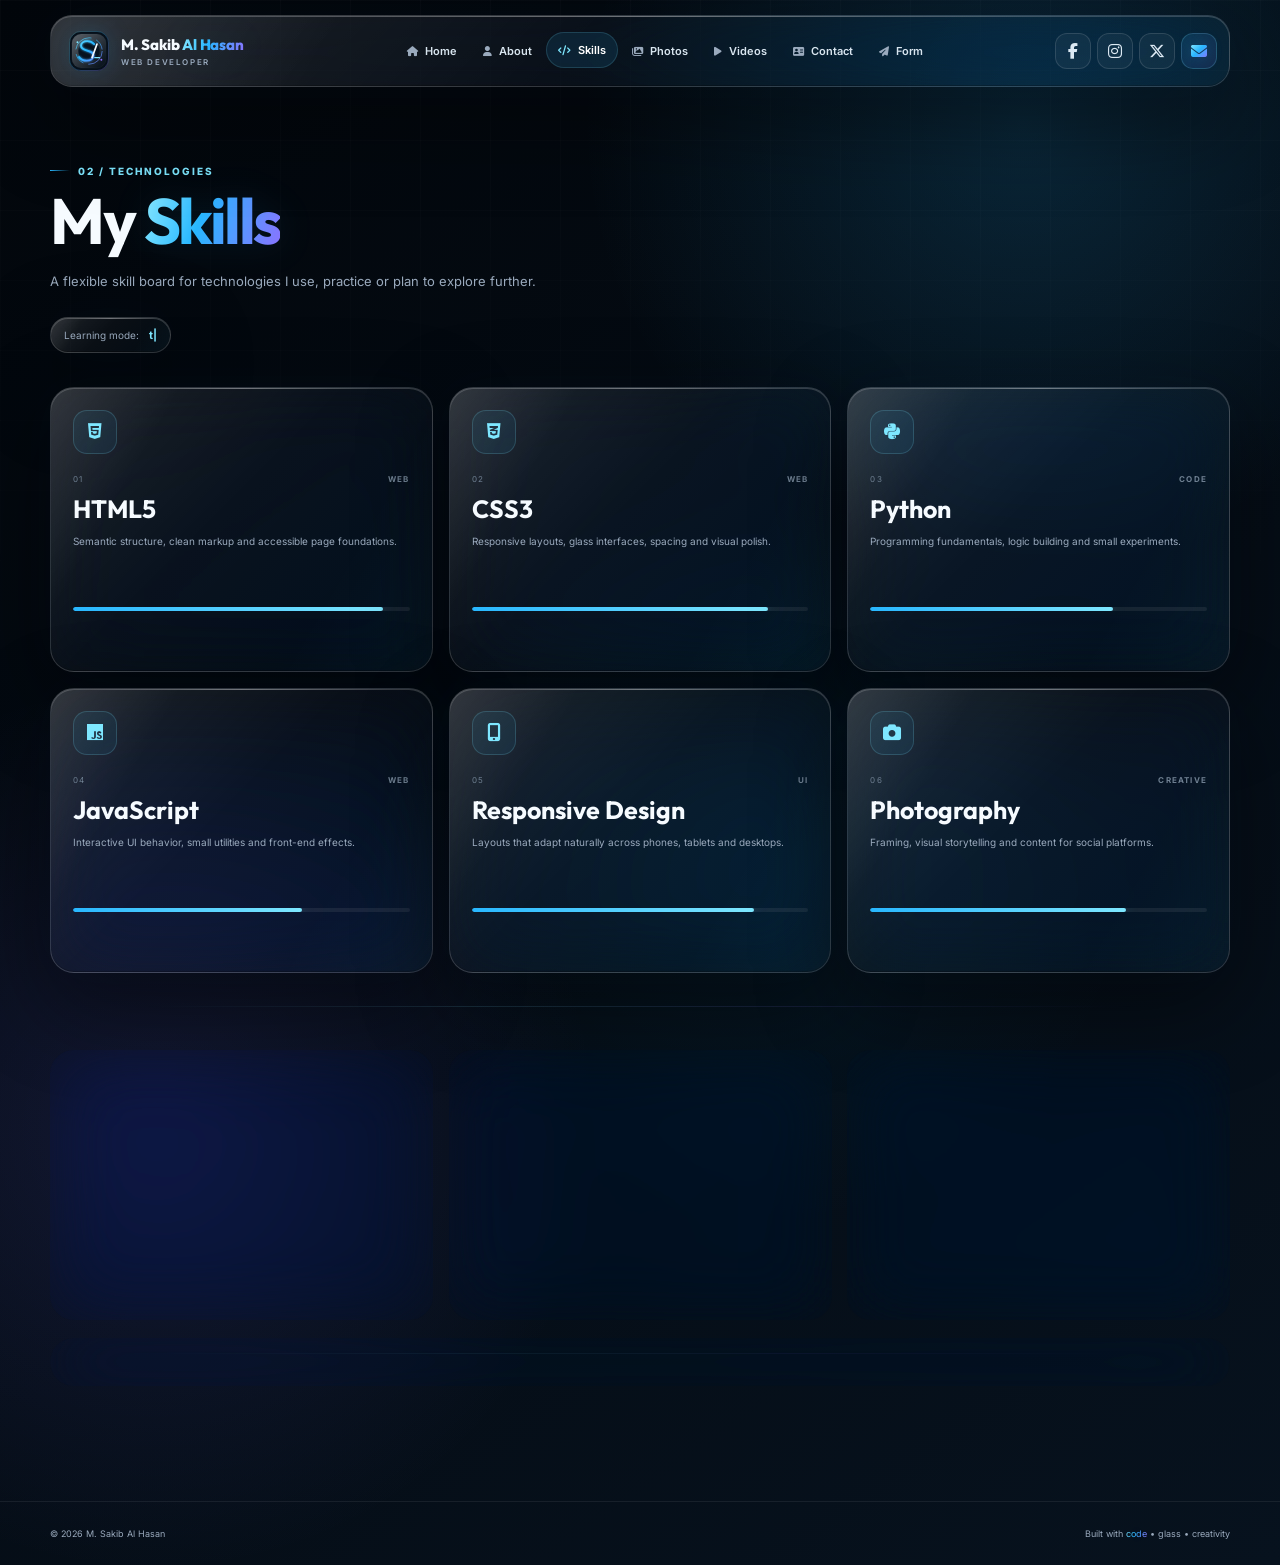
<file: skills.html>
<!DOCTYPE html>
<html lang="en">
<head>
    <meta charset="UTF-8">
    <meta name="viewport" content="width=device-width, initial-scale=1.0">
    <title>Skills | M. Sakib Al Hasan</title>
    <link rel="icon" type="image/svg+xml" href="assets/favicon.svg">
    <link rel="stylesheet" href="https://cdnjs.cloudflare.com/ajax/libs/font-awesome/6.5.2/css/all.min.css">
    <link rel="stylesheet" href="style.css">
</head>
<body>

<header class="nav-wrapper">
    <nav class="navbar glass container">
        <a href="index.html" class="logo-link" aria-label="M. Sakib Al Hasan Home">
            <img src="assets/logo.svg" alt="Sakib Logo" class="logo-image">
            <div>
                <div class="logo-name">M. Sakib <span>Al Hasan</span></div>
                <span class="logo-role">Web Developer</span>
            </div>
        </a>

        <div class="nav-links">

                <a href="index.html" class="">
                    <i class="fa-solid fa-house"></i>
                    <span>Home</span>
                </a>

                <a href="about.html" class="">
                    <i class="fa-solid fa-user"></i>
                    <span>About</span>
                </a>

                <a href="skills.html" class="active">
                    <i class="fa-solid fa-code"></i>
                    <span>Skills</span>
                </a>

                <a href="photos.html" class="">
                    <i class="fa-solid fa-images"></i>
                    <span>Photos</span>
                </a>

                <a href="videos.html" class="">
                    <i class="fa-solid fa-play"></i>
                    <span>Videos</span>
                </a>

                <a href="contact.html" class="">
                    <i class="fa-solid fa-address-card"></i>
                    <span>Contact</span>
                </a>

                <a href="form.html" class="">
                    <i class="fa-solid fa-paper-plane"></i>
                    <span>Form</span>
                </a>

        </div>

        <div class="nav-actions">
            <a href="https://facebook.com/" target="_blank" rel="noopener" class="nav-action" aria-label="Facebook">
                <i class="fa-brands fa-facebook-f"></i>
            </a>
            <a href="https://instagram.com/" target="_blank" rel="noopener" class="nav-action" aria-label="Instagram">
                <i class="fa-brands fa-instagram"></i>
            </a>
            <a href="https://x.com/" target="_blank" rel="noopener" class="nav-action" aria-label="Twitter / X">
                <i class="fa-brands fa-x-twitter"></i>
            </a>
            <a href="mailto:your-email@example.com" class="nav-action nav-email" aria-label="Email">
                <i class="fa-solid fa-envelope"></i>
            </a>
        </div>

        <button class="menu-button" type="button" aria-label="Open navigation" aria-expanded="false" onclick="const m=this.closest(\'.navbar\').querySelector(\'.nav-links\'); const o=m.classList.toggle(\'show\'); this.setAttribute(\'aria-expanded\', o);">
            <i class="fa-solid fa-bars"></i>
        </button>
    </nav>
</header>

<main>
    <div class="container">

        <section class="page-header reveal">
            <span class="section-kicker">02 / TECHNOLOGIES</span>
            <h1>My <span class="blue-text">Skills</span></h1>
            <p>
                A flexible skill board for technologies I use, practice or
                plan to explore further.
            </p>
            <div class="header-typing glass">
                <span>Learning mode:</span>
                <strong><span id="skills-typing"></span><span class="typing-cursor">|</span></strong>
            </div>
        </section>

        <section class="skill-grid">
            <article class="skill-card glass reveal">
                <div class="skill-icon"><i class="fa-brands fa-html5"></i></div>
                <div class="skill-meta"><span>01</span><b>WEB</b></div>
                <h3>HTML5</h3>
                <p>Semantic structure, clean markup and accessible page foundations.</p>
                <div class="progress"><span style="width:92%"></span></div>
            </article>

            <article class="skill-card glass reveal">
                <div class="skill-icon"><i class="fa-brands fa-css3-alt"></i></div>
                <div class="skill-meta"><span>02</span><b>WEB</b></div>
                <h3>CSS3</h3>
                <p>Responsive layouts, glass interfaces, spacing and visual polish.</p>
                <div class="progress"><span style="width:88%"></span></div>
            </article>

            <article class="skill-card glass reveal">
                <div class="skill-icon"><i class="fa-brands fa-python"></i></div>
                <div class="skill-meta"><span>03</span><b>CODE</b></div>
                <h3>Python</h3>
                <p>Programming fundamentals, logic building and small experiments.</p>
                <div class="progress"><span style="width:72%"></span></div>
            </article>

            <article class="skill-card glass reveal">
                <div class="skill-icon"><i class="fa-brands fa-js"></i></div>
                <div class="skill-meta"><span>04</span><b>WEB</b></div>
                <h3>JavaScript</h3>
                <p>Interactive UI behavior, small utilities and front-end effects.</p>
                <div class="progress"><span style="width:68%"></span></div>
            </article>

            <article class="skill-card glass reveal">
                <div class="skill-icon"><i class="fa-solid fa-mobile-screen-button"></i></div>
                <div class="skill-meta"><span>05</span><b>UI</b></div>
                <h3>Responsive Design</h3>
                <p>Layouts that adapt naturally across phones, tablets and desktops.</p>
                <div class="progress"><span style="width:84%"></span></div>
            </article>

            <article class="skill-card glass reveal">
                <div class="skill-icon"><i class="fa-solid fa-camera"></i></div>
                <div class="skill-meta"><span>06</span><b>CREATIVE</b></div>
                <h3>Photography</h3>
                <p>Framing, visual storytelling and content for social platforms.</p>
                <div class="progress"><span style="width:76%"></span></div>
            </article>
        </section>

        <div class="section-divider"><span></span><i class="fa-solid fa-code"></i><span></span></div>

        <section class="skills-detail-grid">
            <article class="skill-detail glass reveal">
                <span class="section-kicker">WHAT I VALUE</span>
                <h2>Readable <span class="blue-text">code</span></h2>
                <p>
                    Clear naming, logical structure and reusable components make
                    a project easier to understand and improve later.
                </p>
            </article>
            <article class="skill-detail glass reveal">
                <span class="section-kicker">WHAT I PRACTICE</span>
                <h2>Modern <span class="blue-text">interfaces</span></h2>
                <p>
                    I enjoy experimenting with glassmorphism, responsive grids,
                    subtle animation and focused visual hierarchy.
                </p>
            </article>
            <article class="skill-detail glass reveal">
                <span class="section-kicker">NEXT AREA</span>
                <h2>Keep <span class="blue-text">learning</span></h2>
                <p>
                    Skills are a work in progress. This page can grow whenever
                    a new technology becomes part of the toolkit.
                </p>
            </article>
        </section>

        <section class="skills-ticker glass reveal">
            <span>Focus</span>
            <div class="ticker-track">
                <b>HTML</b><i>•</i><b>CSS</b><i>•</i><b>JavaScript</b><i>•</i><b>Python</b><i>•</i><b>Responsive UI</b><i>•</i><b>Creative Tech</b>
            </div>
        </section>

    </div>
</main>
<footer class="footer">
    <div class="container footer-inner">
        <span>© 2026 M. Sakib Al Hasan</span>
        <span>Built with <span class="blue-text">code</span> • glass • creativity</span>
    </div>
</footer>
<script src="script.js"></script>
</body>
</html>
</file>
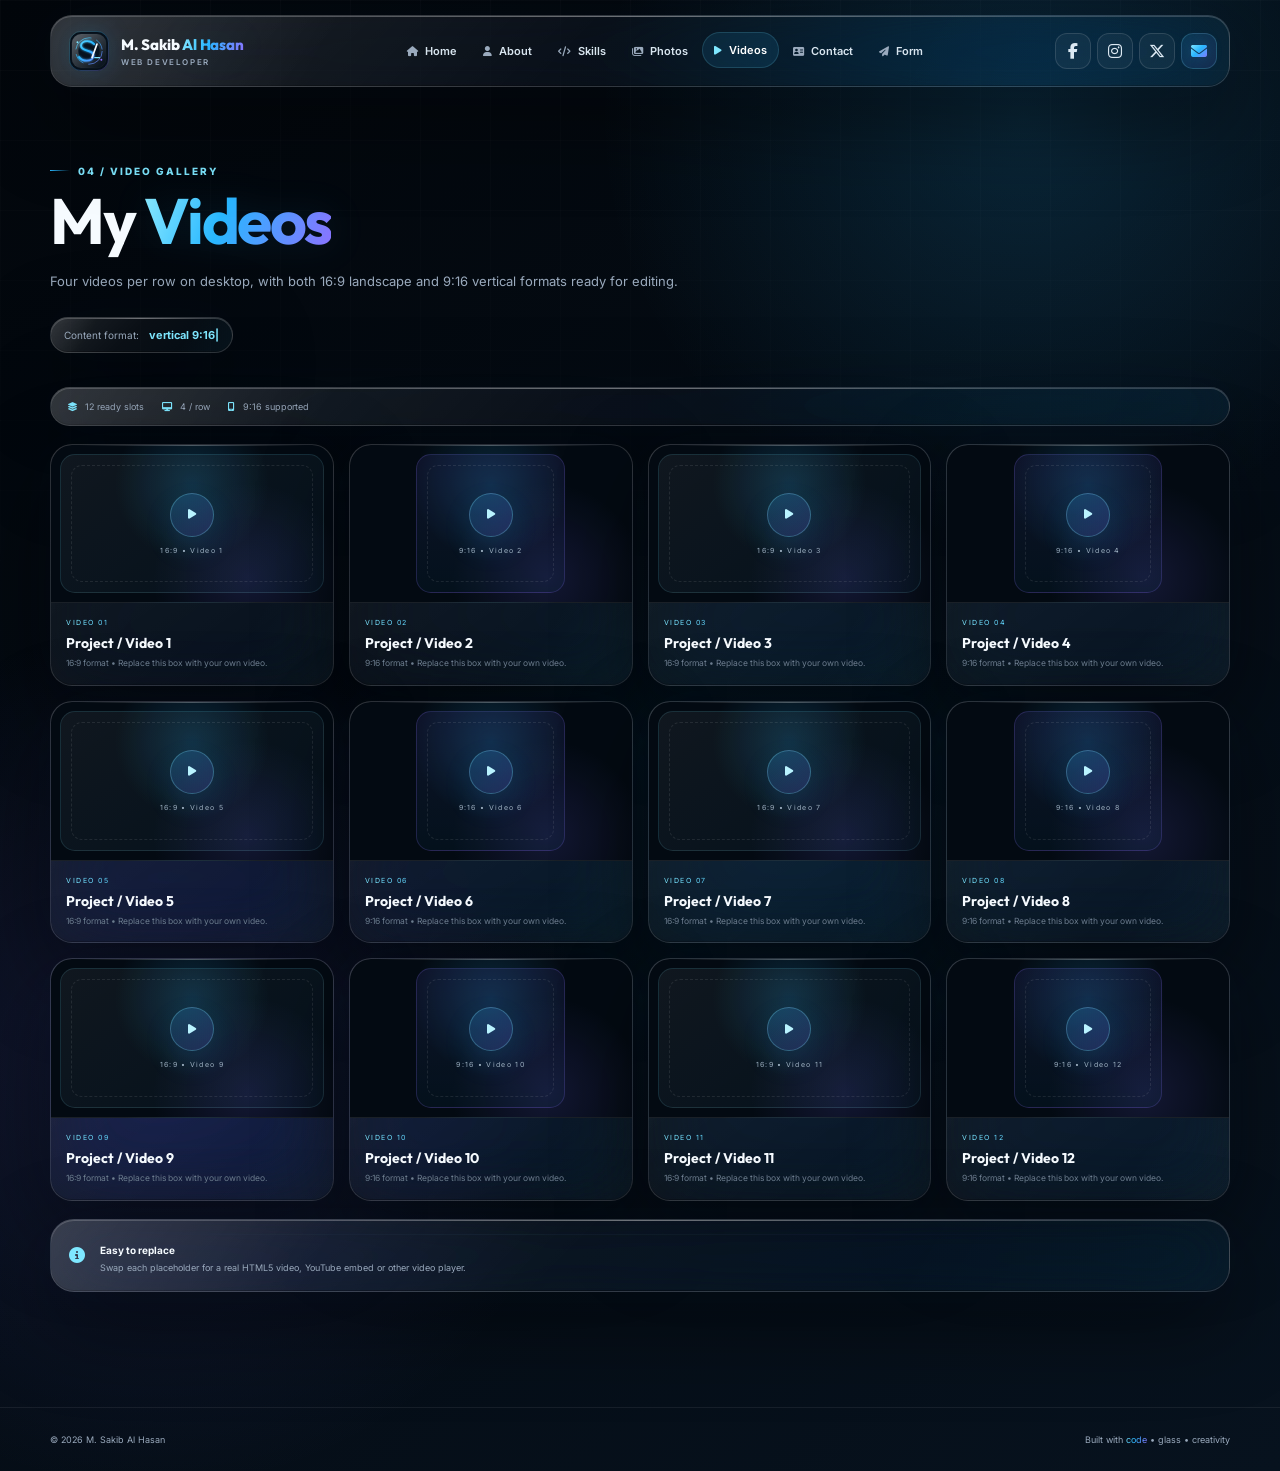
<file: videos.html>
<!DOCTYPE html>
<html lang="en">
<head>
    <meta charset="UTF-8">
    <meta name="viewport" content="width=device-width, initial-scale=1.0">
    <title>Videos | M. Sakib Al Hasan</title>
    <link rel="icon" type="image/svg+xml" href="assets/favicon.svg">
    <link rel="stylesheet" href="https://cdnjs.cloudflare.com/ajax/libs/font-awesome/6.5.2/css/all.min.css">
    <link rel="stylesheet" href="style.css">
</head>
<body>

<header class="nav-wrapper">
    <nav class="navbar glass container">
        <a href="index.html" class="logo-link" aria-label="M. Sakib Al Hasan Home">
            <img src="assets/logo.svg" alt="Sakib Logo" class="logo-image">
            <div>
                <div class="logo-name">M. Sakib <span>Al Hasan</span></div>
                <span class="logo-role">Web Developer</span>
            </div>
        </a>

        <div class="nav-links">

                <a href="index.html" class="">
                    <i class="fa-solid fa-house"></i>
                    <span>Home</span>
                </a>

                <a href="about.html" class="">
                    <i class="fa-solid fa-user"></i>
                    <span>About</span>
                </a>

                <a href="skills.html" class="">
                    <i class="fa-solid fa-code"></i>
                    <span>Skills</span>
                </a>

                <a href="photos.html" class="">
                    <i class="fa-solid fa-images"></i>
                    <span>Photos</span>
                </a>

                <a href="videos.html" class="active">
                    <i class="fa-solid fa-play"></i>
                    <span>Videos</span>
                </a>

                <a href="contact.html" class="">
                    <i class="fa-solid fa-address-card"></i>
                    <span>Contact</span>
                </a>

                <a href="form.html" class="">
                    <i class="fa-solid fa-paper-plane"></i>
                    <span>Form</span>
                </a>

        </div>

        <div class="nav-actions">
            <a href="https://facebook.com/" target="_blank" rel="noopener" class="nav-action" aria-label="Facebook">
                <i class="fa-brands fa-facebook-f"></i>
            </a>
            <a href="https://instagram.com/" target="_blank" rel="noopener" class="nav-action" aria-label="Instagram">
                <i class="fa-brands fa-instagram"></i>
            </a>
            <a href="https://x.com/" target="_blank" rel="noopener" class="nav-action" aria-label="Twitter / X">
                <i class="fa-brands fa-x-twitter"></i>
            </a>
            <a href="mailto:your-email@example.com" class="nav-action nav-email" aria-label="Email">
                <i class="fa-solid fa-envelope"></i>
            </a>
        </div>

        <button class="menu-button" type="button" aria-label="Open navigation" aria-expanded="false" onclick="const m=this.closest(\'.navbar\').querySelector(\'.nav-links\'); const o=m.classList.toggle(\'show\'); this.setAttribute(\'aria-expanded\', o);">
            <i class="fa-solid fa-bars"></i>
        </button>
    </nav>
</header>

<main>
    <div class="container">
        <section class="page-header reveal">
            <span class="section-kicker">04 / VIDEO GALLERY</span>
            <h1>My <span class="blue-text">Videos</span></h1>
            <p>
                Four videos per row on desktop, with both 16:9 landscape and
                9:16 vertical formats ready for editing.
            </p>
            <div class="header-typing glass">
                <span>Content format:</span>
                <strong><span id="videos-typing"></span><span class="typing-cursor">|</span></strong>
            </div>
        </section>

        <div class="video-toolbar glass reveal">
            <span><i class="fa-solid fa-layer-group"></i> 12 ready slots</span>
            <span><i class="fa-solid fa-desktop"></i> 4 / row</span>
            <span><i class="fa-solid fa-mobile-screen"></i> 9:16 supported</span>
        </div>

        <section class="video-grid">

            <article class="video-card horizontal glass reveal">
                <div class="video-box">
                    <div class="video-placeholder">
                        <i class="fa-solid fa-play"></i>
                        <span>16:9 • Video 1</span>
                    </div>
                </div>
                <div class="video-info">
                    <div class="video-number">VIDEO 01</div>
                    <h3>Project / Video 1</h3>
                    <p>16:9 format • Replace this box with your own video.</p>
                </div>
            </article>
            <article class="video-card vertical glass reveal">
                <div class="video-box">
                    <div class="video-placeholder">
                        <i class="fa-solid fa-play"></i>
                        <span>9:16 • Video 2</span>
                    </div>
                </div>
                <div class="video-info">
                    <div class="video-number">VIDEO 02</div>
                    <h3>Project / Video 2</h3>
                    <p>9:16 format • Replace this box with your own video.</p>
                </div>
            </article>
            <article class="video-card horizontal glass reveal">
                <div class="video-box">
                    <div class="video-placeholder">
                        <i class="fa-solid fa-play"></i>
                        <span>16:9 • Video 3</span>
                    </div>
                </div>
                <div class="video-info">
                    <div class="video-number">VIDEO 03</div>
                    <h3>Project / Video 3</h3>
                    <p>16:9 format • Replace this box with your own video.</p>
                </div>
            </article>
            <article class="video-card vertical glass reveal">
                <div class="video-box">
                    <div class="video-placeholder">
                        <i class="fa-solid fa-play"></i>
                        <span>9:16 • Video 4</span>
                    </div>
                </div>
                <div class="video-info">
                    <div class="video-number">VIDEO 04</div>
                    <h3>Project / Video 4</h3>
                    <p>9:16 format • Replace this box with your own video.</p>
                </div>
            </article>
            <article class="video-card horizontal glass reveal">
                <div class="video-box">
                    <div class="video-placeholder">
                        <i class="fa-solid fa-play"></i>
                        <span>16:9 • Video 5</span>
                    </div>
                </div>
                <div class="video-info">
                    <div class="video-number">VIDEO 05</div>
                    <h3>Project / Video 5</h3>
                    <p>16:9 format • Replace this box with your own video.</p>
                </div>
            </article>
            <article class="video-card vertical glass reveal">
                <div class="video-box">
                    <div class="video-placeholder">
                        <i class="fa-solid fa-play"></i>
                        <span>9:16 • Video 6</span>
                    </div>
                </div>
                <div class="video-info">
                    <div class="video-number">VIDEO 06</div>
                    <h3>Project / Video 6</h3>
                    <p>9:16 format • Replace this box with your own video.</p>
                </div>
            </article>
            <article class="video-card horizontal glass reveal">
                <div class="video-box">
                    <div class="video-placeholder">
                        <i class="fa-solid fa-play"></i>
                        <span>16:9 • Video 7</span>
                    </div>
                </div>
                <div class="video-info">
                    <div class="video-number">VIDEO 07</div>
                    <h3>Project / Video 7</h3>
                    <p>16:9 format • Replace this box with your own video.</p>
                </div>
            </article>
            <article class="video-card vertical glass reveal">
                <div class="video-box">
                    <div class="video-placeholder">
                        <i class="fa-solid fa-play"></i>
                        <span>9:16 • Video 8</span>
                    </div>
                </div>
                <div class="video-info">
                    <div class="video-number">VIDEO 08</div>
                    <h3>Project / Video 8</h3>
                    <p>9:16 format • Replace this box with your own video.</p>
                </div>
            </article>
            <article class="video-card horizontal glass reveal">
                <div class="video-box">
                    <div class="video-placeholder">
                        <i class="fa-solid fa-play"></i>
                        <span>16:9 • Video 9</span>
                    </div>
                </div>
                <div class="video-info">
                    <div class="video-number">VIDEO 09</div>
                    <h3>Project / Video 9</h3>
                    <p>16:9 format • Replace this box with your own video.</p>
                </div>
            </article>
            <article class="video-card vertical glass reveal">
                <div class="video-box">
                    <div class="video-placeholder">
                        <i class="fa-solid fa-play"></i>
                        <span>9:16 • Video 10</span>
                    </div>
                </div>
                <div class="video-info">
                    <div class="video-number">VIDEO 10</div>
                    <h3>Project / Video 10</h3>
                    <p>9:16 format • Replace this box with your own video.</p>
                </div>
            </article>
            <article class="video-card horizontal glass reveal">
                <div class="video-box">
                    <div class="video-placeholder">
                        <i class="fa-solid fa-play"></i>
                        <span>16:9 • Video 11</span>
                    </div>
                </div>
                <div class="video-info">
                    <div class="video-number">VIDEO 11</div>
                    <h3>Project / Video 11</h3>
                    <p>16:9 format • Replace this box with your own video.</p>
                </div>
            </article>
            <article class="video-card vertical glass reveal">
                <div class="video-box">
                    <div class="video-placeholder">
                        <i class="fa-solid fa-play"></i>
                        <span>9:16 • Video 12</span>
                    </div>
                </div>
                <div class="video-info">
                    <div class="video-number">VIDEO 12</div>
                    <h3>Project / Video 12</h3>
                    <p>9:16 format • Replace this box with your own video.</p>
                </div>
            </article>
        </section>

        <section class="media-note glass reveal">
            <i class="fa-solid fa-circle-info"></i>
            <div>
                <strong>Easy to replace</strong>
                <p>Swap each placeholder for a real HTML5 video, YouTube embed or other video player.</p>
            </div>
        </section>
    </div>
</main>
<footer class="footer">
    <div class="container footer-inner">
        <span>© 2026 M. Sakib Al Hasan</span>
        <span>Built with <span class="blue-text">code</span> • glass • creativity</span>
    </div>
</footer>
<script src="script.js"></script>
</body>
</html>
</file>
<file: style.css>
/* =========================================================
   SAKIB PERSONAL WEBSITE — PREMIUM LIQUID GLASS
   Clean, readable, line-by-line CSS
   ========================================================= */

@import url('https://fonts.googleapis.com/css2?family=Inter:wght@400;500;600;700;800&family=Outfit:wght@500;600;700;800&display=swap');

:root {
    --background: #02060b;
    --background-soft: #07121e;

    --glass: rgba(255, 255, 255, 0.085);
    --glass-strong: rgba(255, 255, 255, 0.135);
    --glass-dark: rgba(3, 10, 18, 0.52);

    --border: rgba(255, 255, 255, 0.16);
    --border-bright: rgba(126, 231, 255, 0.28);

    --blue: #28b7ff;
    --cyan: #7ee7ff;
    --purple: #7468ff;

    --text: #f6fbff;
    --muted: #9aaabd;
    --muted-2: #6f8092;

    --shadow: 0 30px 90px rgba(0, 0, 0, 0.48);
}

/* ---------- Reset ---------- */

* {
    margin: 0;
    padding: 0;
    box-sizing: border-box;
}

html {
    scroll-behavior: smooth;
}

body {
    min-height: 100vh;
    color: var(--text);
    font-family: "Inter", sans-serif;

    background:
        radial-gradient(
            circle at 80% 8%,
            rgba(40, 183, 255, 0.16),
            transparent 25%
        ),
        radial-gradient(
            circle at 12% 72%,
            rgba(116, 104, 255, 0.13),
            transparent 28%
        ),
        radial-gradient(
            circle at 60% 55%,
            rgba(0, 190, 255, 0.055),
            transparent 32%
        ),
        linear-gradient(
            145deg,
            var(--background),
            var(--background-soft)
        );

    overflow-x: hidden;
}

body::before {
    content: "";
    position: fixed;
    inset: 0;
    pointer-events: none;
    z-index: -1;

    background-image:
        linear-gradient(
            rgba(255,255,255,0.018) 1px,
            transparent 1px
        ),
        linear-gradient(
            90deg,
            rgba(255,255,255,0.018) 1px,
            transparent 1px
        );

    background-size: 70px 70px;
    mask-image: linear-gradient(to bottom, black, transparent 88%);
}

a {
    color: inherit;
    text-decoration: none;
}

button,
input,
textarea,
select {
    font: inherit;
}

.container {
    width: min(1180px, calc(100% - 30px));
    margin: auto;
}

/* ---------- Premium glass ---------- */

.glass {
    position: relative;
    isolation: isolate;

    background:
        linear-gradient(
            135deg,
            rgba(255, 255, 255, 0.115),
            rgba(255, 255, 255, 0.035) 45%,
            rgba(20, 170, 255, 0.025)
        );

    border: 1px solid var(--border);
    border-radius: 24px;

    box-shadow:
        var(--shadow),
        0 0 50px rgba(40, 183, 255, 0.035),
        inset 0 1px rgba(255, 255, 255, 0.18),
        inset 0 -1px rgba(0, 0, 0, 0.22);

    backdrop-filter: blur(34px) saturate(175%);
    -webkit-backdrop-filter: blur(34px) saturate(175%);

    overflow: hidden;
}

.glass::before {
    content: "";
    position: absolute;
    inset: 0;
    z-index: -1;

    background:
        linear-gradient(
            120deg,
            rgba(255,255,255,0.095),
            transparent 24%,
            transparent 72%,
            rgba(126,231,255,0.035)
        );

    pointer-events: none;
}

.glass::after {
    content: "";
    position: absolute;
    left: 10%;
    right: 10%;
    top: 0;
    height: 1px;

    background: linear-gradient(
        90deg,
        transparent,
        rgba(255,255,255,0.28),
        transparent
    );

    pointer-events: none;
}

/* ---------- Common text ---------- */

.blue-text {
    color: var(--blue);
}

.section-kicker {
    display: inline-flex;
    align-items: center;
    gap: 8px;

    color: var(--cyan);
    font-size: 10px;
    font-weight: 800;
    letter-spacing: 2px;
    text-transform: uppercase;
}

.section-kicker::before {
    content: "";
    width: 20px;
    height: 1px;
    background: linear-gradient(90deg, var(--blue), transparent);
}

.typing-cursor {
    color: var(--cyan);
    animation: blink 0.9s infinite;
}

@keyframes blink {
    50% {
        opacity: 0;
    }
}

/* =========================================================
   NAVIGATION
   ========================================================= */

.nav-wrapper {
    position: fixed;
    top: 15px;
    left: 0;
    right: 0;
    z-index: 1000;
}

.navbar {
    min-height: 72px;

    display: flex;
    align-items: center;
    gap: 12px;

    padding: 10px 12px 10px 16px;
    border-radius: 22px;
}

.logo-link {
    display: flex;
    align-items: center;
    gap: 10px;
    min-width: 208px;
}

.logo-image {
    width: 44px;
    height: 44px;
    border-radius: 14px;

    filter: drop-shadow(0 0 12px rgba(40,183,255,0.16));
}

.logo-name {
    font-family: "Outfit", sans-serif;
    font-size: 15px;
    font-weight: 800;
    letter-spacing: -0.2px;
}

.logo-name span {
    color: var(--blue);
}

.logo-role {
    display: block;
    margin-top: 3px;

    color: var(--muted);
    font-size: 8px;
    font-weight: 600;
    letter-spacing: 1.6px;
    text-transform: uppercase;
}

.nav-links {
    flex: 1;

    display: flex;
    align-items: center;
    justify-content: center;
    gap: 2px;
}

.nav-links a {
    display: inline-flex;
    align-items: center;
    gap: 7px;

    padding: 10px 11px;

    border: 1px solid transparent;
    border-radius: 999px;

    color: #d8e5ef;
    font-size: 11px;
    font-weight: 600;

    transition:
        color 0.25s ease,
        background 0.25s ease,
        border-color 0.25s ease,
        transform 0.25s ease;
}

.nav-links a i {
    color: var(--muted);
    font-size: 10px;
}

.nav-links a:hover,
.nav-links a.active {
    color: #ffffff;
    background: rgba(40, 183, 255, 0.11);
    border-color: rgba(126, 231, 255, 0.16);
    transform: translateY(-1px);
}

.nav-links a:hover i,
.nav-links a.active i {
    color: var(--cyan);
}

.nav-actions {
    display: flex;
    align-items: center;
    gap: 6px;
}

.nav-action {
    width: 36px;
    height: 36px;

    display: inline-flex;
    align-items: center;
    justify-content: center;

    border: 1px solid rgba(255,255,255,0.12);
    border-radius: 12px;

    background: rgba(255,255,255,0.045);
    color: #dce9f3;

    transition: 0.25s ease;
}

.nav-action:hover {
    color: #ffffff;
    border-color: var(--border-bright);
    background: rgba(40,183,255,0.12);
    transform: translateY(-2px);
    box-shadow: 0 8px 25px rgba(40,183,255,0.1);
}

.nav-email {
    color: var(--cyan);
}

.menu-button {
    display: none;

    width: 42px;
    height: 42px;

    border: 1px solid var(--border);
    border-radius: 14px;

    background: rgba(255,255,255,0.06);
    color: white;

    cursor: pointer;
}

/* =========================================================
   MAIN / HERO
   ========================================================= */

main {
    padding-top: 110px;
    padding-bottom: 40px;
}

.hero {
    min-height: 790px;

    display: grid;
    grid-template-columns: 1.1fr 0.72fr;
    align-items: center;

    gap: 45px;
    padding: 55px 0 75px;
}

.hero-copy {
    max-width: 650px;
}

.glass-chip {
    width: fit-content;

    display: inline-flex;
    align-items: center;
    gap: 8px;

    padding: 8px 12px;

    border: 1px solid var(--border);
    border-radius: 999px;

    background: rgba(255,255,255,0.055);

    color: var(--muted);
    font-size: 9px;
    letter-spacing: 1.8px;
}

.status-dot {
    width: 7px;
    height: 7px;
    border-radius: 50%;
    background: var(--cyan);
    box-shadow: 0 0 15px var(--cyan);
}

.hero-overline {
    margin-top: 30px;
    margin-bottom: 8px;

    color: var(--muted);
    font-size: 14px;
}

.hero h1 {
    font-family: "Outfit", sans-serif;
    font-size: clamp(48px, 6vw, 84px);
    line-height: 0.95;
    letter-spacing: -3px;
}

.hero h1 span {
    display: block;
}

.typing-line {
    min-height: 42px;
    margin-top: 24px;

    color: #d8e8f4;
    font-size: clamp(20px, 2.3vw, 30px);
    font-weight: 600;
}

.hero-text {
    max-width: 600px;
    margin-top: 22px;

    color: var(--muted);
    font-size: 14px;
    line-height: 1.9;
}

.hero-buttons {
    display: flex;
    flex-wrap: wrap;
    gap: 10px;
    margin-top: 30px;
}

.btn {
    display: inline-flex;
    align-items: center;
    justify-content: center;
    gap: 9px;

    min-height: 46px;
    padding: 0 18px;

    border-radius: 14px;
    border: 1px solid var(--border);

    font-size: 12px;
    font-weight: 700;

    transition: 0.25s ease;
}

.btn-primary {
    background: linear-gradient(
        135deg,
        rgba(40,183,255,0.28),
        rgba(116,104,255,0.22)
    );

    border-color: rgba(126,231,255,0.35);
    box-shadow: 0 12px 35px rgba(40,183,255,0.1);
}

.btn-primary:hover {
    transform: translateY(-2px);
    box-shadow: 0 18px 45px rgba(40,183,255,0.17);
}

.btn-ghost {
    background: rgba(255,255,255,0.045);
    color: #d8e6ef;
}

.btn-ghost:hover {
    transform: translateY(-2px);
    background: rgba(255,255,255,0.09);
}

.hero-mini-row {
    display: flex;
    flex-wrap: wrap;
    gap: 18px;

    margin-top: 28px;

    color: var(--muted-2);
    font-size: 10px;
}

.hero-mini-row i {
    margin-right: 5px;
    color: var(--cyan);
}

/* ---------- Profile stage ---------- */

.profile-stage {
    position: relative;
    min-height: 620px;

    display: flex;
    align-items: center;
    justify-content: center;
}

.profile-orbit {
    position: absolute;
    border: 1px solid rgba(126,231,255,0.13);
    border-radius: 50%;
    pointer-events: none;
}

.orbit-one {
    width: 520px;
    height: 520px;
    transform: rotate(18deg);
}

.orbit-two {
    width: 390px;
    height: 590px;
    border-color: rgba(116,104,255,0.12);
    transform: rotate(-25deg);
}

.profile-visual {
    width: min(365px, 100%);
    height: 505px;

    padding: 13px;
    border-radius: 32px;

    transform: rotate(1.2deg);

    box-shadow:
        0 40px 100px rgba(0,0,0,0.55),
        0 0 60px rgba(40,183,255,0.08);
}

.profile-backdrop {
    position: absolute;
    inset: 0;

    background-image: url("assets/profile.jpg");
    background-size: cover;
    background-position: center 42%;

    filter: blur(28px) saturate(125%);
    transform: scale(1.08);

    opacity: 0.34;
}

.profile-photo-frame {
    position: relative;
    z-index: 2;

    width: 100%;
    height: 100%;

    overflow: hidden;
    border-radius: 24px;

    border: 1px solid rgba(255,255,255,0.19);
    background: rgba(3,10,18,0.45);
}

.profile-photo-frame img {
    width: 100%;
    height: 100%;

    display: block;
    object-fit: cover;
    object-position: 57% 44%;

    filter: saturate(1.08) contrast(1.02);
}

.photo-shine {
    position: absolute;
    inset: 0;

    background:
        linear-gradient(
            125deg,
            rgba(255,255,255,0.16),
            transparent 25%,
            transparent 72%,
            rgba(126,231,255,0.09)
        );

    pointer-events: none;
}

.profile-badge {
    position: absolute;
    z-index: 4;

    display: flex;
    align-items: center;
    gap: 8px;

    padding: 9px 12px;

    border: 1px solid rgba(255,255,255,0.17);
    border-radius: 13px;

    background: rgba(3,10,18,0.72);
    backdrop-filter: blur(18px);
    -webkit-backdrop-filter: blur(18px);

    box-shadow: 0 15px 35px rgba(0,0,0,0.3);
}

.badge-top {
    top: 36px;
    left: -28px;

    color: var(--cyan);
    font-size: 8px;
    letter-spacing: 1.5px;
    font-weight: 800;
}

.badge-bottom {
    right: -25px;
    bottom: 34px;
    flex-direction: column;
    align-items: flex-start;
    gap: 2px;
}

.badge-bottom strong {
    color: white;
    font-family: "Outfit", sans-serif;
    font-size: 18px;
}

.badge-bottom span {
    color: var(--muted);
    font-size: 8px;
}

/* =========================================================
   PAGE HEADERS
   ========================================================= */

.page-header {
    padding: 45px 0 34px;
}

.page-header h1 {
    margin-top: 12px;

    font-family: "Outfit", sans-serif;
    font-size: clamp(42px, 5vw, 68px);
    line-height: 1;
    letter-spacing: -2.5px;
}

.page-header > p {
    max-width: 720px;
    margin-top: 17px;

    color: var(--muted);
    font-size: 13px;
    line-height: 1.8;
}

.header-typing {
    width: fit-content;

    display: inline-flex;
    align-items: center;
    gap: 10px;

    margin-top: 24px;
    padding: 10px 13px;

    color: var(--muted);
    font-size: 10px;
}

.header-typing strong {
    color: var(--cyan);
    font-size: 11px;
}

/* =========================================================
   SECTION STRUCTURE / EFFECTS
   ========================================================= */

.home-section {
    margin-top: 58px;
}

.section-heading {
    display: flex;
    align-items: end;
    justify-content: space-between;
    gap: 30px;

    margin-bottom: 22px;
}

.section-heading h2,
.feature-copy h2,
.long-panel h2,
.contact-hero h2,
.contact-info h2 {
    margin-top: 8px;

    font-family: "Outfit", sans-serif;
    font-size: clamp(28px, 3.2vw, 44px);
    line-height: 1.08;
    letter-spacing: -1.5px;
}

.section-heading > p {
    max-width: 440px;
    color: var(--muted);
    font-size: 11px;
    line-height: 1.8;
    text-align: right;
}

.section-divider {
    display: flex;
    align-items: center;
    gap: 12px;

    margin: 62px 0 8px;

    opacity: 0.7;
}

.section-divider span {
    height: 1px;
    flex: 1;

    background: linear-gradient(
        90deg,
        transparent,
        rgba(126,231,255,0.18)
    );
}

.section-divider span:last-child {
    background: linear-gradient(
        90deg,
        rgba(126,231,255,0.18),
        transparent
    );
}

.section-divider i {
    color: var(--cyan);
    font-size: 7px;
    filter: drop-shadow(0 0 8px rgba(126,231,255,0.7));
}

/* ---------- Home stat cards ---------- */

.home-stat-grid {
    display: grid;
    grid-template-columns: repeat(4, 1fr);
    gap: 15px;
}

.home-stat {
    min-height: 150px;
    padding: 22px;
    transition: 0.3s ease;
}

.home-stat:hover,
.journey-card:hover,
.explore-card:hover,
.skill-card:hover,
.social-card:hover {
    transform: translateY(-5px);
    border-color: rgba(126,231,255,0.24);
}

.stat-number {
    color: var(--muted-2);
    font-size: 9px;
    letter-spacing: 1.5px;
}

.home-stat strong {
    display: block;
    margin-top: 24px;

    font-family: "Outfit", sans-serif;
    font-size: 23px;
}

.home-stat p {
    margin-top: 5px;
    color: var(--muted);
    font-size: 10px;
    line-height: 1.5;
}

/* ---------- Home split ---------- */

.split-section {
    display: grid;
    grid-template-columns: 1fr 0.85fr;
    gap: 18px;
    align-items: stretch;
}

.code-window {
    min-height: 330px;
    padding: 18px;
}

.window-bar {
    display: flex;
    align-items: center;
    gap: 6px;

    padding-bottom: 16px;
    border-bottom: 1px solid rgba(255,255,255,0.07);
}

.window-bar > span {
    width: 7px;
    height: 7px;
    border-radius: 50%;
    background: rgba(255,255,255,0.28);
}

.window-bar small {
    margin-left: auto;
    color: var(--muted-2);
    font-size: 9px;
}

.code-window pre {
    margin-top: 28px;
    overflow: auto;

    color: #d9e8f3;
    font-family: "Courier New", monospace;
    font-size: 13px;
    line-height: 2;
}

.code-muted {
    color: #8ca0b3;
}

.code-key {
    color: var(--cyan);
}

.code-string {
    color: #c9a7ff;
}

.feature-copy {
    padding: 28px 12px 28px 22px;
}

.feature-copy > p {
    max-width: 480px;
    margin-top: 17px;

    color: var(--muted);
    font-size: 12px;
    line-height: 1.9;
}

.typing-panel {
    width: fit-content;
    margin-top: 28px;
    padding: 12px 15px;

    display: flex;
    flex-direction: column;
    gap: 5px;
}

.typing-panel span:first-child {
    color: var(--muted-2);
    font-size: 9px;
}

.typing-panel strong {
    color: var(--cyan);
    font-size: 13px;
}

/* ---------- Journey / explore ---------- */

.journey-grid,
.explore-grid {
    display: grid;
    grid-template-columns: repeat(3, 1fr);
    gap: 16px;
}

.explore-grid {
    grid-template-columns: repeat(4, 1fr);
}

.journey-card,
.explore-card {
    min-height: 220px;
    padding: 24px;

    transition: 0.3s ease;
}

.journey-card > span,
.explore-card > span {
    color: var(--muted-2);
    font-size: 9px;
}

.journey-card i,
.explore-card i {
    display: block;
    margin-top: 38px;

    color: var(--cyan);
    font-size: 22px;
}

.journey-card h3,
.explore-card h3 {
    margin-top: 15px;

    font-family: "Outfit", sans-serif;
    font-size: 20px;
}

.journey-card p,
.explore-card p {
    margin-top: 7px;
    color: var(--muted);
    font-size: 10px;
    line-height: 1.7;
}

/* ---------- CTA ---------- */

.home-cta {
    min-height: 220px;

    display: flex;
    align-items: center;
    justify-content: space-between;
    gap: 30px;

    margin-top: 60px;
    padding: 34px;
}

.home-cta p {
    margin-top: 10px;
    color: var(--muted);
    font-size: 11px;
}

/* =========================================================
   ABOUT
   ========================================================= */

.about-layout {
    display: grid;
    grid-template-columns: 0.72fr 1.28fr;
    gap: 18px;
}

.profile-card {
    padding: 16px;
}

.about-photo-wrap {
    height: 390px;
    overflow: hidden;
    border-radius: 19px;

    border: 1px solid rgba(255,255,255,0.12);
}

.about-photo {
    width: 100%;
    height: 100%;
    display: block;

    object-fit: cover;
    object-position: 57% 43%;
}

.card-title {
    margin-top: 18px;
    font-family: "Outfit", sans-serif;
    font-size: 25px;
}

.card-text {
    margin-top: 5px;
    color: var(--muted);
    font-size: 10px;
}

.info-list {
    margin-top: 20px;
    border-top: 1px solid rgba(255,255,255,0.07);
}

.info-row {
    display: flex;
    justify-content: space-between;
    gap: 12px;

    padding: 12px 0;
    border-bottom: 1px solid rgba(255,255,255,0.07);

    font-size: 9px;
}

.info-row span {
    color: var(--muted-2);
}

.info-row strong {
    max-width: 58%;
    text-align: right;
    color: #dce9f3;
}

.about-story {
    display: grid;
    gap: 16px;
}

.story-card {
    padding: 25px;
}

.story-card h2 {
    margin-top: 10px;
    font-family: "Outfit", sans-serif;
    font-size: 25px;
}

.story-card p {
    max-width: 760px;
    margin-top: 13px;
    color: var(--muted);
    font-size: 11px;
    line-height: 1.9;
}

.long-panel {
    display: grid;
    grid-template-columns: 0.8fr 1.2fr;
    gap: 30px;

    margin-top: 18px;
    padding: 30px;
}

.detail-columns {
    display: grid;
    grid-template-columns: repeat(2, 1fr);
    gap: 13px;
}

.detail-columns div {
    min-height: 75px;
    padding: 14px;

    border: 1px solid rgba(255,255,255,0.08);
    border-radius: 15px;

    background: rgba(255,255,255,0.035);
}

.detail-columns span {
    display: block;
    color: var(--muted-2);
    font-size: 8px;
    text-transform: uppercase;
    letter-spacing: 1px;
}

.detail-columns strong {
    display: block;
    margin-top: 9px;
    color: #dfeaf2;
    font-size: 10px;
}

.quote-panel {
    display: flex;
    align-items: center;
    gap: 22px;

    margin-top: 18px;
    padding: 27px 30px;
}

.quote-panel > i {
    color: var(--cyan);
    font-size: 25px;
}

.quote-panel p {
    font-family: "Outfit", sans-serif;
    font-size: 18px;
}

.quote-panel span {
    display: block;
    margin-top: 7px;
    color: var(--muted-2);
    font-size: 9px;
}

/* =========================================================
   SKILLS
   ========================================================= */

.skill-grid {
    display: grid;
    grid-template-columns: repeat(3, 1fr);
    gap: 16px;
}

.skill-card {
    min-height: 285px;
    padding: 22px;

    transition: 0.3s ease;
}

.skill-icon {
    width: 44px;
    height: 44px;

    display: grid;
    place-items: center;

    border: 1px solid rgba(126,231,255,0.18);
    border-radius: 14px;

    background: rgba(40,183,255,0.07);
    color: var(--cyan);

    font-size: 18px;
}

.skill-meta {
    display: flex;
    justify-content: space-between;
    margin-top: 20px;

    color: var(--muted-2);
    font-size: 8px;
    letter-spacing: 1.2px;
}

.skill-card h3 {
    margin-top: 9px;

    font-family: "Outfit", sans-serif;
    font-size: 25px;
}

.skill-card p {
    margin-top: 8px;
    min-height: 54px;

    color: var(--muted);
    font-size: 10px;
    line-height: 1.7;
}

.progress {
    height: 4px;
    margin-top: 20px;

    overflow: hidden;
    border-radius: 999px;

    background: rgba(255,255,255,0.07);
}

.progress span {
    display: block;
    height: 100%;

    border-radius: inherit;

    background: linear-gradient(
        90deg,
        var(--blue),
        var(--cyan)
    );

    box-shadow: 0 0 14px rgba(40,183,255,0.35);
}

.skills-detail-grid {
    display: grid;
    grid-template-columns: repeat(3, 1fr);
    gap: 16px;
}

.skill-detail {
    min-height: 205px;
    padding: 24px;
}

.skill-detail h2 {
    margin-top: 10px;
    font-family: "Outfit", sans-serif;
    font-size: 25px;
}

.skill-detail p {
    margin-top: 11px;
    color: var(--muted);
    font-size: 10px;
    line-height: 1.8;
}

.skills-ticker {
    display: flex;
    align-items: center;
    gap: 20px;

    margin-top: 18px;
    padding: 17px 20px;
}

.skills-ticker > span {
    color: var(--muted-2);
    font-size: 9px;
    text-transform: uppercase;
    letter-spacing: 1px;
}

.ticker-track {
    display: flex;
    flex-wrap: wrap;
    gap: 10px;

    color: #dbeaf4;
    font-size: 10px;
}

.ticker-track i {
    color: var(--cyan);
}

/* =========================================================
   PHOTOS
   ========================================================= */

.photo-grid {
    display: grid;
    grid-template-columns: repeat(5, minmax(0, 1fr));
    gap: 16px;
}

.photo-card {
    aspect-ratio: 4 / 5;
    overflow: hidden;

    border-radius: 20px;

    transition: 0.3s ease;
}

.photo-card img {
    width: 100%;
    height: 100%;
    display: block;

    object-fit: cover;

    transition: transform 0.45s ease;
}

.photo-card:hover img {
    transform: scale(1.055);
}

.photo-number {
    position: absolute;
    left: 10px;
    bottom: 10px;
    z-index: 3;

    padding: 6px 8px;

    border: 1px solid rgba(255,255,255,0.15);
    border-radius: 9px;

    background: rgba(3,10,18,0.62);
    color: #e7f4fb;

    font-size: 8px;
    letter-spacing: 1px;
}

/* =========================================================
   VIDEOS — FOUR PER ROW
   ========================================================= */

.video-toolbar {
    display: flex;
    flex-wrap: wrap;
    gap: 18px;

    margin-bottom: 18px;
    padding: 13px 16px;
}

.video-toolbar span {
    color: var(--muted);
    font-size: 9px;
}

.video-toolbar i {
    margin-right: 5px;
    color: var(--cyan);
}

.video-grid {
    display: grid;
    grid-template-columns: repeat(4, minmax(0, 1fr));
    gap: 15px;
    align-items: start;
}

.video-card {
    overflow: hidden;
    transition: 0.3s ease;
}

.video-box {
    width: 100%;
    overflow: hidden;
    background:
        radial-gradient(
            circle at 50% 30%,
            rgba(40,183,255,0.14),
            transparent 45%
        ),
        rgba(3,10,18,0.65);
}

.video-card.horizontal .video-box {
    aspect-ratio: 16 / 9;
}

.video-card.vertical .video-box {
    aspect-ratio: 9 / 12;
}

.video-placeholder {
    width: 100%;
    height: 100%;

    display: flex;
    flex-direction: column;
    align-items: center;
    justify-content: center;
    gap: 9px;

    color: var(--cyan);

    border-bottom: 1px solid rgba(255,255,255,0.08);
}

.video-placeholder i {
    width: 38px;
    height: 38px;

    display: grid;
    place-items: center;

    border: 1px solid rgba(126,231,255,0.2);
    border-radius: 50%;

    background: rgba(40,183,255,0.08);
    font-size: 11px;
}

.video-placeholder span {
    color: var(--muted-2);
    font-size: 7px;
    letter-spacing: 1px;
}

.video-info {
    padding: 14px;
}

.video-number {
    color: var(--cyan);
    font-size: 7px;
    letter-spacing: 1.5px;
}

.video-info h3 {
    margin-top: 7px;
    font-family: "Outfit", sans-serif;
    font-size: 15px;
}

.video-info p {
    margin-top: 5px;
    color: var(--muted-2);
    font-size: 8px;
    line-height: 1.5;
}

.media-note {
    display: flex;
    align-items: center;
    gap: 15px;

    margin-top: 18px;
    padding: 18px;
}

.media-note > i {
    color: var(--cyan);
}

.media-note strong {
    font-size: 10px;
}

.media-note p {
    margin-top: 4px;
    color: var(--muted);
    font-size: 9px;
}

/* =========================================================
   CONTACT
   ========================================================= */

.contact-hero {
    display: flex;
    align-items: center;
    justify-content: space-between;
    gap: 30px;

    margin-bottom: 18px;
    padding: 30px;
}

.contact-hero p {
    max-width: 650px;
    margin-top: 11px;

    color: var(--muted);
    font-size: 10px;
    line-height: 1.8;
}

.social-grid {
    display: grid;
    grid-template-columns: repeat(4, 1fr);
    gap: 15px;
}

.social-card {
    min-height: 190px;

    display: flex;
    flex-direction: column;
    justify-content: space-between;

    padding: 20px;

    transition: 0.3s ease;
}

.social-big-icon {
    width: 43px;
    height: 43px;

    display: grid;
    place-items: center;

    border: 1px solid rgba(126,231,255,0.17);
    border-radius: 14px;

    background: rgba(40,183,255,0.065);
    color: var(--cyan);
}

.social-card > div:nth-child(2) {
    margin-top: 30px;
}

.card-index {
    color: var(--muted-2);
    font-size: 8px;
    letter-spacing: 1px;
}

.social-card h3 {
    margin-top: 5px;
    font-family: "Outfit", sans-serif;
    font-size: 19px;
}

.social-card p {
    margin-top: 5px;
    color: var(--muted-2);
    font-size: 8px;
}

.card-arrow {
    position: absolute;
    right: 18px;
    top: 18px;

    color: var(--muted-2);
    font-size: 10px;
}

.social-card:hover .card-arrow {
    color: var(--cyan);
}

.contact-bottom-grid {
    display: grid;
    grid-template-columns: 1fr 1fr;
    gap: 16px;

    margin-top: 18px;
}

.contact-info {
    min-height: 235px;
    padding: 28px;
}

.contact-info p {
    max-width: 480px;
    margin-top: 13px;
    color: var(--muted);
    font-size: 10px;
    line-height: 1.8;
}

.contact-line {
    display: flex;
    align-items: center;
    gap: 11px;

    margin-top: 15px;

    color: #dce8f1;
    font-size: 9px;
}

.contact-line i {
    width: 25px;
    color: var(--cyan);
    text-align: center;
}

.text-link {
    display: inline-flex;
    align-items: center;
    gap: 7px;

    margin-top: 22px;

    color: var(--cyan);
    font-size: 10px;
    font-weight: 700;
}

/* =========================================================
   FORM
   ========================================================= */

.form-card {
    padding: 28px;
    margin-bottom: 20px;
}

.form-grid {
    display: grid;
    grid-template-columns: 1fr 1fr;
    gap: 15px;
}

.form-field {
    display: flex;
    flex-direction: column;
    gap: 7px;
}

.form-field.full {
    grid-column: 1 / -1;
}

.form-field label {
    color: #dce8f1;
    font-size: 9px;
    font-weight: 700;
}

.form-field input,
.form-field textarea,
.form-field select {
    width: 100%;

    padding: 13px 14px;

    border: 1px solid rgba(255,255,255,0.12);
    border-radius: 13px;
    outline: none;

    background: rgba(255,255,255,0.045);
    color: white;

    font-size: 10px;
}

.form-field textarea {
    min-height: 170px;
    resize: vertical;
}

.form-field input:focus,
.form-field textarea:focus,
.form-field select:focus {
    border-color: rgba(126,231,255,0.34);
    box-shadow: 0 0 0 3px rgba(40,183,255,0.06);
}

.button {
    border: 0;
    cursor: pointer;
}

/* =========================================================
   FOOTER
   ========================================================= */

.footer {
    margin-top: 75px;
    padding: 26px 0;

    border-top: 1px solid rgba(255,255,255,0.07);

    color: var(--muted);
    font-size: 9px;
}

.footer-inner {
    display: flex;
    align-items: center;
    justify-content: space-between;
    gap: 20px;
}

/* =========================================================
   REVEAL ANIMATION
   ========================================================= */

.reveal {
    opacity: 0;
    transform: translateY(18px);
}

.reveal.visible {
    animation: revealUp 0.75s ease forwards;
}

@keyframes revealUp {
    to {
        opacity: 1;
        transform: translateY(0);
    }
}

/* =========================================================
   RESPONSIVE
   ========================================================= */

@media (max-width: 1100px) {

    .logo-link {
        min-width: 185px;
    }

    .nav-links a {
        padding: 9px 8px;
        font-size: 10px;
    }

    .nav-links a i {
        display: none;
    }

    .nav-action {
        width: 33px;
        height: 33px;
    }

    .hero {
        grid-template-columns: 1fr 0.8fr;
    }

    .profile-visual {
        width: 320px;
        height: 470px;
    }

    .video-grid {
        grid-template-columns: repeat(4, minmax(0, 1fr));
        gap: 12px;
    }

    .video-info {
        padding: 11px;
    }

    .video-info h3 {
        font-size: 13px;
    }
}

@media (max-width: 900px) {

    .navbar {
        position: relative;
    }

    .nav-links {
        z-index: 1000;
        display: none;

        position: absolute;
        left: 10px;
        right: 10px;
        top: calc(100% + 8px);

        flex-direction: column;
        align-items: stretch;

        padding: 10px;

        border: 1px solid var(--border);
        border-radius: 20px;

        background: rgba(4, 12, 20, 0.9);
        backdrop-filter: blur(28px);
        -webkit-backdrop-filter: blur(28px);

        box-shadow: var(--shadow);
    }

    .nav-links.show {
        display: flex !important;
    }

    .nav-links a {
        justify-content: flex-start;
        border-radius: 12px;
    }

    .nav-links a i {
        display: inline-block;
        width: 18px;
    }

    .menu-button {
        position: relative;
        z-index: 1001;
        display: inline-grid;
        place-items: center;
    }

    .hero {
        grid-template-columns: 1fr;
        min-height: auto;
        padding-top: 45px;
    }

    .profile-stage {
        min-height: 560px;
    }

    .profile-visual {
        width: 340px;
        height: 480px;
    }

    .home-stat-grid,
    .explore-grid {
        grid-template-columns: repeat(2, 1fr);
    }

    .split-section,
    .about-layout,
    .long-panel,
    .contact-bottom-grid {
        grid-template-columns: 1fr;
    }

    .skill-grid,
    .skills-detail-grid {
        grid-template-columns: repeat(2, 1fr);
    }

    .photo-grid {
        grid-template-columns: repeat(4, 1fr);
    }

    .video-grid {
        grid-template-columns: repeat(2, 1fr);
    }

    .social-grid {
        grid-template-columns: repeat(2, 1fr);
    }

    .section-heading {
        align-items: flex-start;
        flex-direction: column;
    }

    .section-heading > p {
        text-align: left;
    }

    .feature-copy {
        padding: 20px 0;
    }
}

@media (max-width: 620px) {

    .container {
        width: min(100% - 20px, 1180px);
    }

    .nav-wrapper {
        top: 8px;
    }

    .navbar {
        min-height: 64px;
        padding: 8px 9px 8px 12px;
    }

    .logo-link {
        min-width: 0;
        flex: 1;
    }

    .logo-image {
        width: 39px;
        height: 39px;
    }

    .logo-name {
        font-size: 13px;
    }

    .nav-actions {
        gap: 4px;
    }

    .nav-action {
        width: 30px;
        height: 30px;
        border-radius: 10px;
        font-size: 10px;
    }

    .nav-actions .nav-action:nth-child(-n+3) {
        display: none;
    }

    main {
        padding-top: 90px;
    }

    .hero {
        padding: 30px 0 50px;
        gap: 20px;
    }

    .hero h1 {
        font-size: 48px;
        letter-spacing: -2px;
    }

    .hero-text {
        font-size: 12px;
    }

    .profile-stage {
        min-height: 475px;
    }

    .profile-visual {
        width: 280px;
        height: 400px;
    }

    .orbit-one {
        width: 380px;
        height: 380px;
    }

    .orbit-two {
        width: 290px;
        height: 430px;
    }

    .badge-top {
        left: -15px;
    }

    .badge-bottom {
        right: -12px;
    }

    .home-stat-grid,
    .journey-grid,
    .explore-grid,
    .skill-grid,
    .skills-detail-grid,
    .photo-grid,
    .video-grid,
    .social-grid {
        grid-template-columns: 1fr;
    }

    .video-card.vertical .video-box {
        aspect-ratio: 9 / 13;
    }

    .page-header {
        padding-top: 30px;
    }

    .page-header h1 {
        font-size: 44px;
    }

    .long-panel {
        padding: 22px;
    }

    .detail-columns,
    .form-grid {
        grid-template-columns: 1fr;
    }

    .form-field.full {
        grid-column: auto;
    }

    .contact-hero,
    .home-cta {
        flex-direction: column;
        align-items: flex-start;
    }

    .contact-hero {
        padding: 24px;
    }

    .footer-inner {
        flex-direction: column;
        align-items: flex-start;
    }

    .skills-ticker {
        align-items: flex-start;
        flex-direction: column;
    }
}

/* ---------- Reduced motion ---------- */

@media (prefers-reduced-motion: reduce) {

    html {
        scroll-behavior: auto;
    }

    *,
    *::before,
    *::after {
        animation-duration: 0.01ms !important;
        transition-duration: 0.01ms !important;
    }
}


/* =========================================================
   PREMIUM V5 REFINEMENTS
   ========================================================= */

/* ---------- Gradient typography ---------- */

.blue-text,
.logo-name span {
    background: linear-gradient(
        110deg,
        #8beaff 0%,
        #28b7ff 42%,
        #8b72ff 100%
    );

    -webkit-background-clip: text;
    background-clip: text;
    -webkit-text-fill-color: transparent;
    color: transparent;

    filter: drop-shadow(0 0 18px rgba(40, 183, 255, 0.10));
}

.hero h1 .blue-text,
.page-header h1 .blue-text {
    display: inline-block;
}

/* ---------- Email icon matches the premium palette ---------- */

.nav-email {
    background:
        linear-gradient(
            135deg,
            rgba(40, 183, 255, 0.13),
            rgba(116, 104, 255, 0.12)
        );

    border-color: rgba(126, 231, 255, 0.20);
}

.nav-email i {
    background: linear-gradient(
        135deg,
        #8beaff,
        #28b7ff 48%,
        #8b72ff
    );

    -webkit-background-clip: text;
    background-clip: text;
    -webkit-text-fill-color: transparent;
    color: transparent;

    filter: drop-shadow(0 0 8px rgba(40, 183, 255, 0.22));
}

.nav-email:hover {
    background:
        linear-gradient(
            135deg,
            rgba(40, 183, 255, 0.22),
            rgba(116, 104, 255, 0.18)
        );
}

/* ---------- Home profile: smaller transparent portrait ---------- */

.profile-visual {
    width: min(330px, 100%);
    height: 470px;

    padding: 10px;
    border-radius: 30px;
}

.profile-backdrop {
    inset: 5%;
    background:
        radial-gradient(
            circle at 30% 20%,
            rgba(126, 231, 255, 0.22),
            transparent 30%
        ),
        radial-gradient(
            circle at 78% 72%,
            rgba(116, 104, 255, 0.22),
            transparent 35%
        ),
        linear-gradient(
            145deg,
            rgba(255,255,255,0.10),
            rgba(40,183,255,0.04) 45%,
            rgba(116,104,255,0.08)
        );

    filter: blur(20px);
    transform: scale(1.08);
    opacity: 0.82;

    border-radius: 28px;
}

.profile-photo-frame {
    display: flex;
    align-items: flex-end;
    justify-content: center;

    background:
        linear-gradient(
            145deg,
            rgba(255,255,255,0.055),
            rgba(3,10,18,0.22)
        );
}

.profile-photo-frame img {
    width: 100%;
    height: 100%;

    object-fit: contain;
    object-position: center bottom;

    filter: none;
    transform: scale(1.03);
}

/* ---------- Section separation ---------- */

.home-section,
.about-layout,
.skill-grid,
.skills-detail-grid,
.video-grid,
.social-grid,
.form-card {
    position: relative;
}

.home-section::after,
.about-layout::after,
.skill-grid::after,
.skills-detail-grid::after,
.video-grid::after,
.social-grid::after {
    content: "";
    position: absolute;
    left: 8%;
    right: 8%;
    bottom: -34px;
    height: 1px;

    background:
        linear-gradient(
            90deg,
            transparent,
            rgba(126,231,255,0.16),
            rgba(139,114,255,0.14),
            transparent
        );

    opacity: 0.75;
    pointer-events: none;
}

/* ---------- About photo: blur -> clear entrance ---------- */

.about-photo-wrap {
    position: relative;
    display: flex;
    align-items: flex-end;
    justify-content: center;

    min-height: 440px;

    background:
        radial-gradient(
            circle at 50% 30%,
            rgba(40,183,255,0.12),
            transparent 42%
        ),
        rgba(255,255,255,0.025);
}

.about-photo {
    width: 100%;
    height: 100%;

    object-fit: contain;
    object-position: center bottom;

    filter:
        blur(14px)
        saturate(0.82)
        brightness(0.90);

    opacity: 0.72;

    animation:
        aboutPhotoClear 1.35s cubic-bezier(.2,.75,.2,1) forwards;
}

@keyframes aboutPhotoClear {
    0% {
        filter:
            blur(14px)
            saturate(0.82)
            brightness(0.90);
        opacity: 0.72;
        transform: scale(1.035);
    }

    70% {
        filter:
            blur(2px)
            saturate(1.02)
            brightness(0.98);
        opacity: 0.94;
    }

    100% {
        filter:
            blur(0)
            saturate(1)
            brightness(1);
        opacity: 1;
        transform: scale(1);
    }
}

/* ---------- Videos: consistent premium media stage ---------- */

.video-grid {
    align-items: stretch;
}

.video-card {
    display: flex;
    flex-direction: column;

    min-width: 0;

    border-radius: 22px;

    background:
        linear-gradient(
            145deg,
            rgba(255,255,255,0.08),
            rgba(255,255,255,0.025)
        );

    border: 1px solid rgba(255,255,255,0.12);
}

.video-box {
    position: relative;

    display: flex;
    align-items: center;
    justify-content: center;

    aspect-ratio: 16 / 9 !important;

    padding: 9px;

    background:
        radial-gradient(
            circle at 50% 25%,
            rgba(40,183,255,0.18),
            transparent 42%
        ),
        radial-gradient(
            circle at 70% 85%,
            rgba(116,104,255,0.14),
            transparent 40%
        ),
        #030a12;

    border-bottom: 1px solid rgba(255,255,255,0.09);
}

.video-placeholder {
    position: relative;

    width: 100%;
    height: 100%;

    border: 1px solid rgba(126,231,255,0.13);
    border-radius: 15px;

    background:
        linear-gradient(
            145deg,
            rgba(255,255,255,0.055),
            rgba(40,183,255,0.045)
        );
}

.video-card.vertical .video-placeholder {
    width: 56.25%;
    margin-inline: auto;

    border-color: rgba(139,114,255,0.20);

    background:
        linear-gradient(
            180deg,
            rgba(116,104,255,0.10),
            rgba(40,183,255,0.045)
        );
}

.video-placeholder::before {
    content: "";

    position: absolute;
    inset: 10px;

    border: 1px dashed rgba(255,255,255,0.09);
    border-radius: 11px;

    pointer-events: none;
}

.video-placeholder i {
    position: relative;
    z-index: 2;

    width: 44px;
    height: 44px;

    border:
        1px solid rgba(126,231,255,0.28);

    background:
        linear-gradient(
            135deg,
            rgba(40,183,255,0.18),
            rgba(116,104,255,0.18)
        );

    box-shadow:
        0 12px 30px rgba(40,183,255,0.12);

    color: #b9f3ff;
}

.video-placeholder span {
    position: relative;
    z-index: 2;

    color: #9eb1c2;
    font-size: 7px;
    letter-spacing: 1.3px;
}

.video-info {
    flex: 1;
    padding: 15px;
}

.video-number {
    background:
        linear-gradient(
            90deg,
            #7ee7ff,
            #28b7ff,
            #8b72ff
        );

    -webkit-background-clip: text;
    background-clip: text;
    -webkit-text-fill-color: transparent;
    color: transparent;
}

.video-info h3 {
    font-size: 14px;
}

.video-info p {
    font-size: 8.5px;
}

.video-card:hover {
    transform: translateY(-6px);
    border-color: rgba(126,231,255,0.24);
    box-shadow:
        0 25px 60px rgba(0,0,0,0.38),
        0 0 28px rgba(40,183,255,0.055);
}

/* ---------- Form: fix white send button ---------- */

.small-label {
    color: var(--cyan);
}

.form-card {
    background:
        linear-gradient(
            145deg,
            rgba(255,255,255,0.095),
            rgba(255,255,255,0.03)
        );
}

.form-field input,
.form-field textarea,
.form-field select {
    background:
        linear-gradient(
            135deg,
            rgba(255,255,255,0.055),
            rgba(40,183,255,0.025)
        );

    color: #f6fbff;
}

.form-field select option {
    background: #07121e;
    color: #f6fbff;
}

.button.button-primary {
    width: 100%;
    min-height: 50px;

    display: inline-flex;
    align-items: center;
    justify-content: center;
    gap: 9px;

    border: 1px solid rgba(126,231,255,0.30);
    border-radius: 14px;

    background:
        linear-gradient(
            110deg,
            rgba(40,183,255,0.25),
            rgba(116,104,255,0.24)
        );

    color: #ffffff;

    box-shadow:
        0 14px 38px rgba(40,183,255,0.10),
        inset 0 1px rgba(255,255,255,0.18);

    cursor: pointer;

    transition:
        transform 0.25s ease,
        box-shadow 0.25s ease,
        border-color 0.25s ease;
}

.button.button-primary i {
    color: #bff5ff;
}

.button.button-primary:hover {
    transform: translateY(-2px);

    border-color: rgba(126,231,255,0.48);

    box-shadow:
        0 20px 48px rgba(40,183,255,0.16),
        0 0 24px rgba(116,104,255,0.08);
}

/* ---------- More vertical breathing room on content pages ---------- */

.about-layout {
    min-height: 680px;
}

.skill-grid {
    min-height: 430px;
}

.skills-detail-grid {
    min-height: 270px;
}

.contact-hero {
    min-height: 220px;
}

.contact-bottom-grid {
    min-height: 310px;
}

.form-card {
    min-height: 560px;
}

/* ---------- Responsive profile sizing ---------- */

@media (max-width: 1100px) {
    .profile-visual {
        width: 300px;
        height: 440px;
    }
}

@media (max-width: 900px) {
    .profile-visual {
        width: 320px;
        height: 455px;
    }

    .about-layout,
    .skill-grid,
    .skills-detail-grid,
    .contact-bottom-grid {
        min-height: auto;
    }
}

@media (max-width: 620px) {
    .profile-visual {
        width: 285px;
        height: 415px;
    }

    .about-photo-wrap {
        min-height: 390px;
    }

    .form-card {
        min-height: auto;
    }
}
</file>
